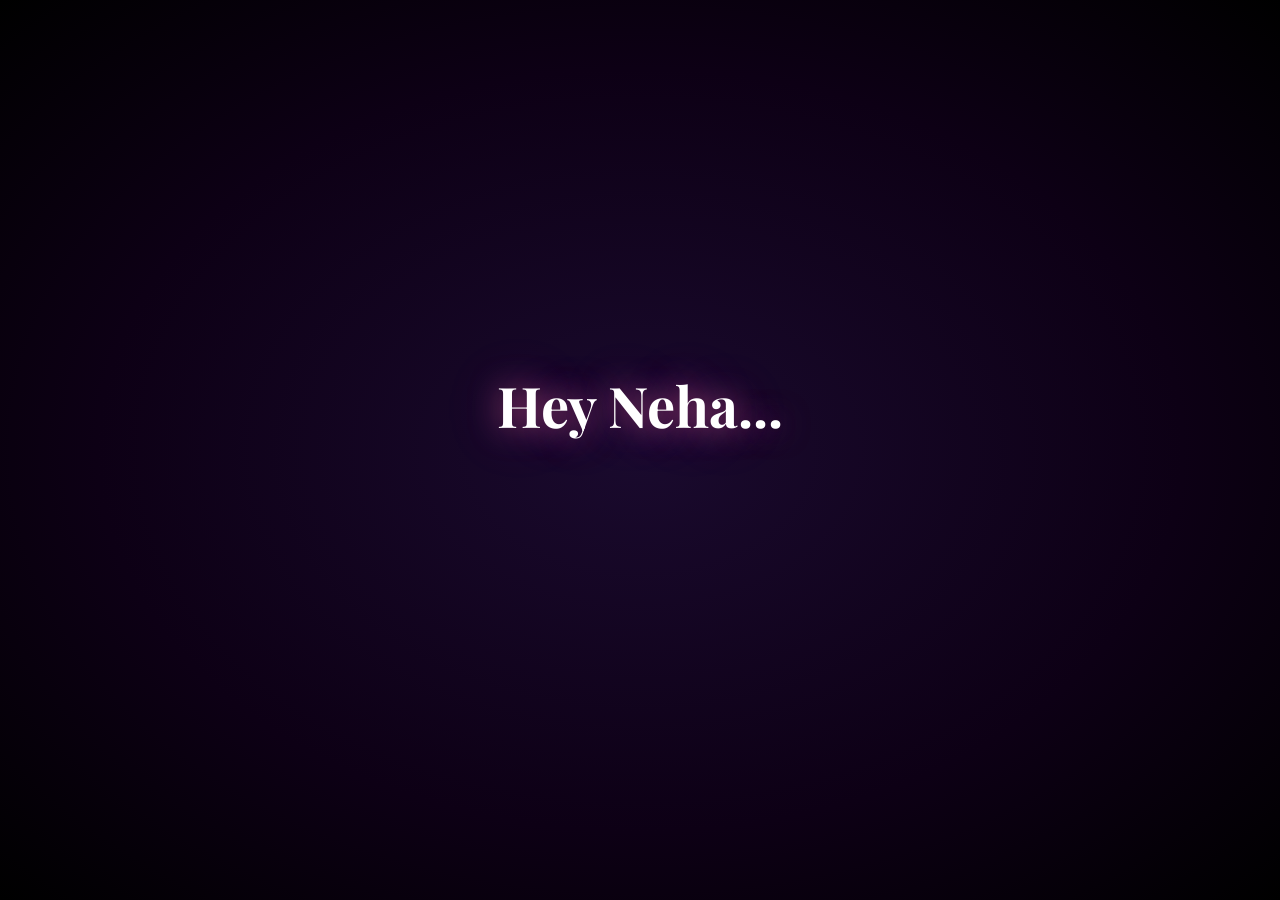
<file: index.html>
<!DOCTYPE html>
<html lang="en">
<head>
  <meta charset="UTF-8">
  <meta name="viewport" content="width=device-width, initial-scale=1.0">
  <title>Hey Neha... 💕</title>
  <link rel="stylesheet" href="css/style.css">
  <style>
    .dare-page {
      display: flex;
      flex-direction: column;
      align-items: center;
      justify-content: center;
      min-height: 100vh;
      padding: 2rem;
      position: relative;
      z-index: 1;
    }

    .dare-card {
      background: rgba(255, 255, 255, 0.1);
      backdrop-filter: blur(20px);
      -webkit-backdrop-filter: blur(20px);
      border-radius: 24px;
      border: 1px solid rgba(255, 255, 255, 0.2);
      padding: clamp(2rem, 5vw, 3rem);
      text-align: center;
      max-width: 500px;
      width: 90%;
      box-shadow: 0 8px 32px rgba(0, 0, 0, 0.15);
      animation: fadeInUp 0.8s ease-out;
    }

    .dare-emoji {
      font-size: clamp(3rem, 8vw, 5rem);
      margin-bottom: 1rem;
      animation: float 3s ease-in-out infinite;
    }

    @keyframes float {
      0%, 100% { transform: translateY(0); }
      50% { transform: translateY(-10px); }
    }

    .dare-title {
      font-family: 'Playfair Display', serif; font-weight: 700;
      font-size: clamp(1.8rem, 5vw, 3rem);
      text-shadow: 2px 2px 10px rgba(0, 0, 0, 0.3);
      margin-bottom: 0.5rem;
    }

    .dare-subtitle {
      font-family: 'Playfair Display', serif; font-style: italic;
      font-size: clamp(1.2rem, 3.5vw, 1.8rem);
      font-weight: 700;
      opacity: 0.9;
      margin-bottom: 2rem;
      text-shadow: 1px 1px 6px rgba(0, 0, 0, 0.2);
    }

    .dare-audio-section {
      margin: 1.5rem 0;
    }

    .dare-label {
      font-family: 'Playfair Display', serif; font-style: italic;
      font-size: clamp(1rem, 2.5vw, 1.3rem);
      font-weight: 700;
      margin-bottom: 1rem;
      opacity: 0.85;
    }

    .continue-btn {
      margin-top: 2rem;
      padding: 16px 50px;
      font-size: clamp(1rem, 3vw, 1.3rem);
      background: linear-gradient(135deg, #ff6b9d, #c44dff);
      color: #fff;
      border: none;
      border-radius: 50px;
      font-family: 'Montserrat', sans-serif;
      font-weight: 600;
      cursor: pointer;
      text-transform: uppercase;
      letter-spacing: 1px;
      transition: all 0.3s ease;
      box-shadow: 0 5px 25px rgba(255, 107, 157, 0.4), 0 0 40px rgba(196, 77, 255, 0.2);
      opacity: 0;
      transform: translateY(10px);
      pointer-events: none;
      transition: opacity 0.6s ease, transform 0.6s ease, box-shadow 0.3s ease;
    }

    .continue-btn.show {
      opacity: 1;
      transform: translateY(0);
      pointer-events: auto;
      animation: pulseGlow 2s ease-in-out infinite;
    }

    .continue-btn:hover {
      transform: scale(1.08);
      box-shadow: 0 8px 35px rgba(255, 107, 157, 0.6), 0 0 60px rgba(196, 77, 255, 0.4);
    }

    .listen-hint {
      font-family: 'Montserrat', sans-serif;
      font-size: 0.85rem;
      opacity: 0;
      margin-top: 1rem;
      transition: opacity 0.5s ease;
      font-weight: 300;
    }

    .listen-hint.show {
      opacity: 0.6;
    }
  </style>
</head>
<body class="bg-gradient">

  <!-- Cinematic entrance overlay -->
  <div class="cinematic-overlay" id="cinematic">
    <div class="cinematic-text" id="cin-text-1">Hey Neha...</div>
    <div class="cinematic-text" id="cin-text-2" style="margin-top: 1rem;">I have something for you...</div>
  </div>

  <!-- Star particle canvas -->
  <canvas id="particle-canvas"></canvas>

  <!-- Floating hearts background -->
  <div class="hearts-bg">
    <div class="heart">💗</div>
    <div class="heart">💕</div>
    <div class="heart">❤️</div>
    <div class="heart">💖</div>
    <div class="heart">💓</div>
    <div class="heart">💗</div>
    <div class="heart">💕</div>
    <div class="heart">❤️</div>
    <div class="heart">💖</div>
    <div class="heart">💓</div>
  </div>

  <!-- Main content -->
  <div class="dare-page">
    <div class="dare-card">
      <div class="dare-emoji">😏</div>
      <h1 class="dare-title">Hey Neha...</h1>
      <p class="dare-subtitle">Before we begin, listen to this first</p>

      <div class="dare-audio-section">
        <p class="dare-label">I dare you to say No after hearing this 😏🎵</p>
        <div class="audio-player">
          <button class="audio-btn" id="audio-btn">▶</button>
          <div class="audio-wave paused" id="audio-wave">
            <div class="bar"></div>
            <div class="bar"></div>
            <div class="bar"></div>
            <div class="bar"></div>
            <div class="bar"></div>
            <div class="bar"></div>
            <div class="bar"></div>
            <div class="bar"></div>
          </div>
          <span class="audio-label">Press play 🎵</span>
        </div>
      </div>

      <p class="listen-hint" id="listen-hint">Listen first... then continue 💕</p>

      <button class="continue-btn" id="continue-btn" onclick="window.location.href='proposal.html'">
        Continue 💕
      </button>
    </div>
  </div>

  <!-- Hidden audio element -->
  <audio id="bg-audio" preload="auto">
    <source src="audio/message.opus" type="audio/ogg; codecs=opus">
  </audio>

  <script src="js/particles.js"></script>
  <script>
    // Cinematic entrance sequence
    (function () {
      var cin = document.getElementById('cinematic');
      var text1 = document.getElementById('cin-text-1');
      var text2 = document.getElementById('cin-text-2');

      setTimeout(function () { text1.classList.add('visible'); }, 500);
      setTimeout(function () { text2.classList.add('visible'); }, 2500);
      setTimeout(function () {
        text1.classList.add('fade-out');
        text2.classList.add('fade-out');
      }, 4500);
      setTimeout(function () { cin.classList.add('hidden'); }, 5200);
    })();

    // Audio player logic
    (function () {
      var audioBtn = document.getElementById('audio-btn');
      var audioWave = document.getElementById('audio-wave');
      var audioElement = document.getElementById('bg-audio');
      var continueBtn = document.getElementById('continue-btn');
      var listenHint = document.getElementById('listen-hint');
      var isPlaying = false;
      var hasPlayed = false;

      if (!audioBtn || !audioElement) return;

      // Auto-play: try immediately, fallback to first touch/click anywhere
      function startPlaying() {
        if (hasPlayed) return;
        audioElement.play().then(function () {
          isPlaying = true;
          hasPlayed = true;
          audioBtn.textContent = '⏸';
          audioWave.classList.remove('paused');
          setTimeout(function () {
            continueBtn.classList.add('show');
            listenHint.classList.add('show');
          }, 3000);
          document.removeEventListener('click', startPlaying, true);
          document.removeEventListener('touchstart', startPlaying, true);
        }).catch(function () {});
      }

      startPlaying();
      document.addEventListener('click', startPlaying, true);
      document.addEventListener('touchstart', startPlaying, true);

      audioBtn.addEventListener('click', function () {
        if (isPlaying) {
          audioElement.pause();
          audioBtn.textContent = '▶';
          audioWave.classList.add('paused');
        } else {
          audioElement.play().catch(function () {});
          audioBtn.textContent = '⏸';
          audioWave.classList.remove('paused');

          if (!hasPlayed) {
            hasPlayed = true;
            setTimeout(function () {
              continueBtn.classList.add('show');
              listenHint.classList.add('show');
            }, 3000);
          }
        }
        isPlaying = !isPlaying;
      });

      audioElement.addEventListener('ended', function () {
        isPlaying = false;
        audioBtn.textContent = '▶';
        audioWave.classList.add('paused');
        // Definitely show continue button when audio ends
        continueBtn.classList.add('show');
        listenHint.classList.add('show');
      });
    })();
  </script>
</body>
</html>
</file>
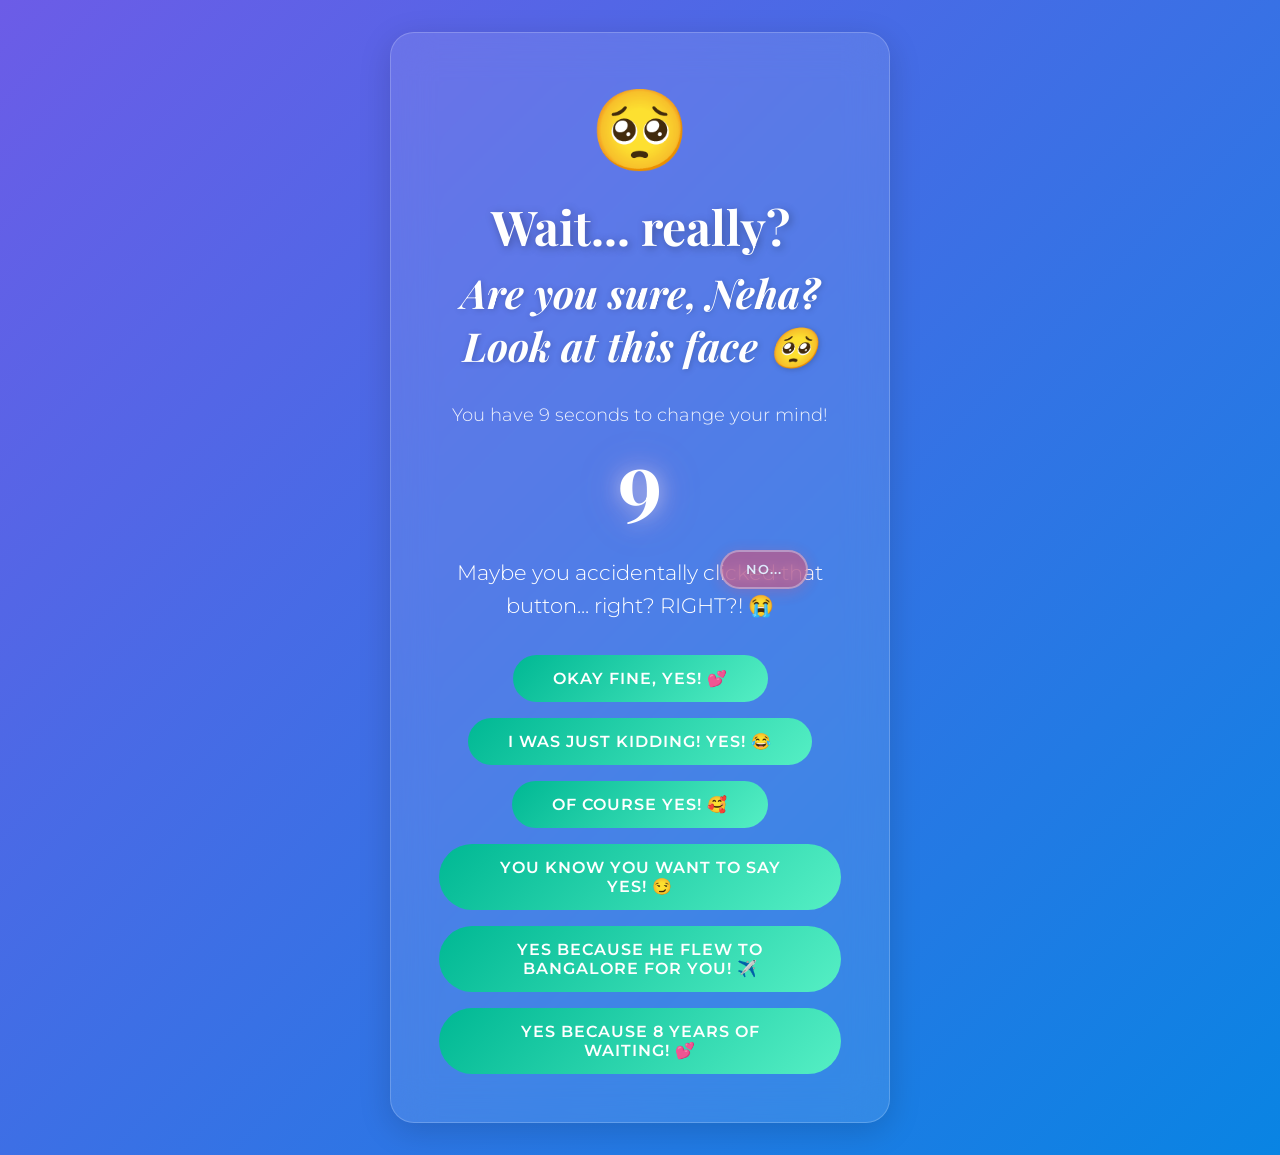
<file: areyousure.html>
<!DOCTYPE html>
<html lang="en">
<head>
  <meta charset="UTF-8">
  <meta name="viewport" content="width=device-width, initial-scale=1.0">
  <title>Wait... really? 🥺</title>
  <link rel="stylesheet" href="css/style.css">
  <style>
    .tiny-no {
      padding: 10px 24px !important;
      font-size: 0.8rem !important;
      opacity: 0.8;
    }
  </style>
</head>
<body class="bg-gradient-alt">

  <!-- Floating hearts background -->
  <div class="hearts-bg">
    <div class="heart">💔</div>
    <div class="heart">🥺</div>
    <div class="heart">💗</div>
    <div class="heart">😢</div>
    <div class="heart">💕</div>
    <div class="heart">🥺</div>
    <div class="heart">💔</div>
    <div class="heart">💗</div>
    <div class="heart">😢</div>
    <div class="heart">💕</div>
  </div>

  <!-- Main content -->
  <div class="page-container page-enter">
    <div class="glass-card">
      <div class="sad-emoji">🥺</div>
      <h1 class="heading-romantic" style="font-size: clamp(1.8rem, 5vw, 3rem); margin-top: 1rem;">
        Wait... really?
      </h1>
      <p class="subheading">Are you sure, Neha? Look at this face 🥺</p>

      <!-- Countdown timer -->
      <div class="countdown-container" id="countdown-container">
        <p class="countdown-text">You have <span id="countdown-label">10 seconds</span> to change your mind!</p>
        <div class="countdown-number" id="countdown-number">10</div>
      </div>

      <p class="body-text" id="plea-text">
        Maybe you accidentally clicked that button... right? RIGHT?! 😭
      </p>

      <!-- Decoy button area -->
      <div class="decoy-container" id="decoy-area">
        <button class="decoy-btn" onclick="window.location.href='celebration.html'">Okay fine, YES! 💕</button>
        <button class="decoy-btn" onclick="window.location.href='celebration.html'">I was just kidding! YES! 😂</button>
        <button class="decoy-btn" onclick="window.location.href='celebration.html'">OF COURSE YES! 🥰</button>
        <button class="decoy-btn" onclick="window.location.href='celebration.html'">You know you want to say YES! 😏</button>
        <button class="decoy-btn" onclick="window.location.href='celebration.html'">YES because he flew to Bangalore for you! ✈️</button>
        <button class="decoy-btn" onclick="window.location.href='celebration.html'">YES because 8 years of waiting! 💕</button>
      </div>
    </div>
  </div>

  <!-- Tiny, super evasive No button -->
  <button class="btn btn-no tiny-no" id="no-btn">no...</button>

  <script src="js/dodge.js"></script>
  <script>
    // Countdown timer
    (function () {
      var countdownEl = document.getElementById('countdown-number');
      var countdownLabel = document.getElementById('countdown-label');
      var decoyArea = document.getElementById('decoy-area');
      var timeLeft = 10;

      var timer = setInterval(function () {
        timeLeft--;
        if (timeLeft >= 0) {
          countdownEl.textContent = timeLeft;
          countdownLabel.textContent = timeLeft + ' second' + (timeLeft !== 1 ? 's' : '');
        }

        if (timeLeft <= 0) {
          clearInterval(timer);
          countdownEl.textContent = '💕';
          countdownLabel.textContent = '0 seconds';

          // Time's up! Add a flood of YES buttons
          var bonusTexts = [
            "TIME'S UP! Say YES! 🎉",
            "Too late to say No! 😂",
            "YES is the only answer! 💕",
            "Your heart says YES! 🥰",
            "He made a whole website for you! YES! 🫠",
            "He waited 8 YEARS! YES! ⏳",
            "Remember CP? That kiss? YES! 💋",
            "Japan trip is waiting! YES! 🇯🇵",
            "He flew to Bangalore just to see you! YES! ✈️",
            "Your future wifey title is waiting! YES! 💍",
            "Even this button knows you want to say YES! 😂",
            "Last chance... YES! 🥺💕"
          ];
          bonusTexts.forEach(function (text, i) {
            setTimeout(function () {
              var btn = document.createElement('button');
              btn.className = 'decoy-btn';
              btn.textContent = text;
              btn.style.animation = 'bounceIn 0.5s ease-out';
              btn.onclick = function () { window.location.href = 'celebration.html'; };
              decoyArea.appendChild(btn);
            }, i * 200);
          });

          // Hide the NO button
          var noBtn = document.getElementById('no-btn');
          if (noBtn) noBtn.style.display = 'none';

          // Update countdown text
          document.querySelector('.countdown-text').textContent = "Time's up! There's only one answer now! 💕";
        }
      }, 1000);
    })();

    // Even more aggressive dodging for this page
    var noBtn = document.getElementById('no-btn');
    var pleaText = document.getElementById('plea-text');
    var decoyArea = document.getElementById('decoy-area');
    var extraDodges = 0;

    var pleaTexts = [
      "Maybe you accidentally clicked that button... right? RIGHT?! 😭",
      "Okay that's TWO times now... are you just testing the button? 🤔",
      "NEHA PLEASE 😭😭😭 Just click one of the green buttons!",
      "I literally made this entire website for you... 🥺💕",
      "The No button is getting smaller... just like my hopes 😂😭",
      "Fine, I'll add MORE Yes buttons! You can't escape love! 💕"
    ];

    // Override dodge behavior for harder mode
    noBtn.addEventListener('mouseenter', function () {
      extraDodges++;

      // Update plea text
      if (extraDodges < pleaTexts.length) {
        pleaText.textContent = pleaTexts[extraDodges];
      }

      // Shrink even more
      var size = Math.max(4, 14 - extraDodges * 2);
      noBtn.style.fontSize = size + 'px';
      noBtn.style.padding = Math.max(2, 6 - extraDodges) + 'px ' + Math.max(4, 14 - extraDodges * 2) + 'px';
      noBtn.style.opacity = Math.max(0.1, 0.4 - extraDodges * 0.05);

      // Grow existing YES buttons
      var decoyBtns = decoyArea.querySelectorAll('.decoy-btn');
      var growScale = 1 + extraDodges * 0.06;
      decoyBtns.forEach(function (btn) {
        btn.style.transform = 'scale(' + Math.min(growScale, 1.5) + ')';
      });

      // Add more Yes decoy buttons
      if (extraDodges % 2 === 0) {
        var newBtn = document.createElement('button');
        newBtn.className = 'decoy-btn';
        var texts = ["YES YES YES! 💕", "Definitely YES! 🥰", "Say YES already! 😂", "100% YES! 💖", "YESSS! 🎉"];
        newBtn.textContent = texts[Math.floor(Math.random() * texts.length)];
        newBtn.onclick = function () { window.location.href = 'celebration.html'; };
        decoyArea.appendChild(newBtn);
      }

      // After many dodges, the No button disappears entirely
      if (extraDodges >= 10) {
        noBtn.style.display = 'none';
        pleaText.textContent = "The 'No' button has left the chat. There's only one option now! 😂💕";
      }
    });

    // If somehow clicked again, just reload with funnier text
    noBtn.addEventListener('click', function (e) {
      e.preventDefault();
      e.stopPropagation();
      window.location.reload();
    });
  </script>
</body>
</html>
</file>
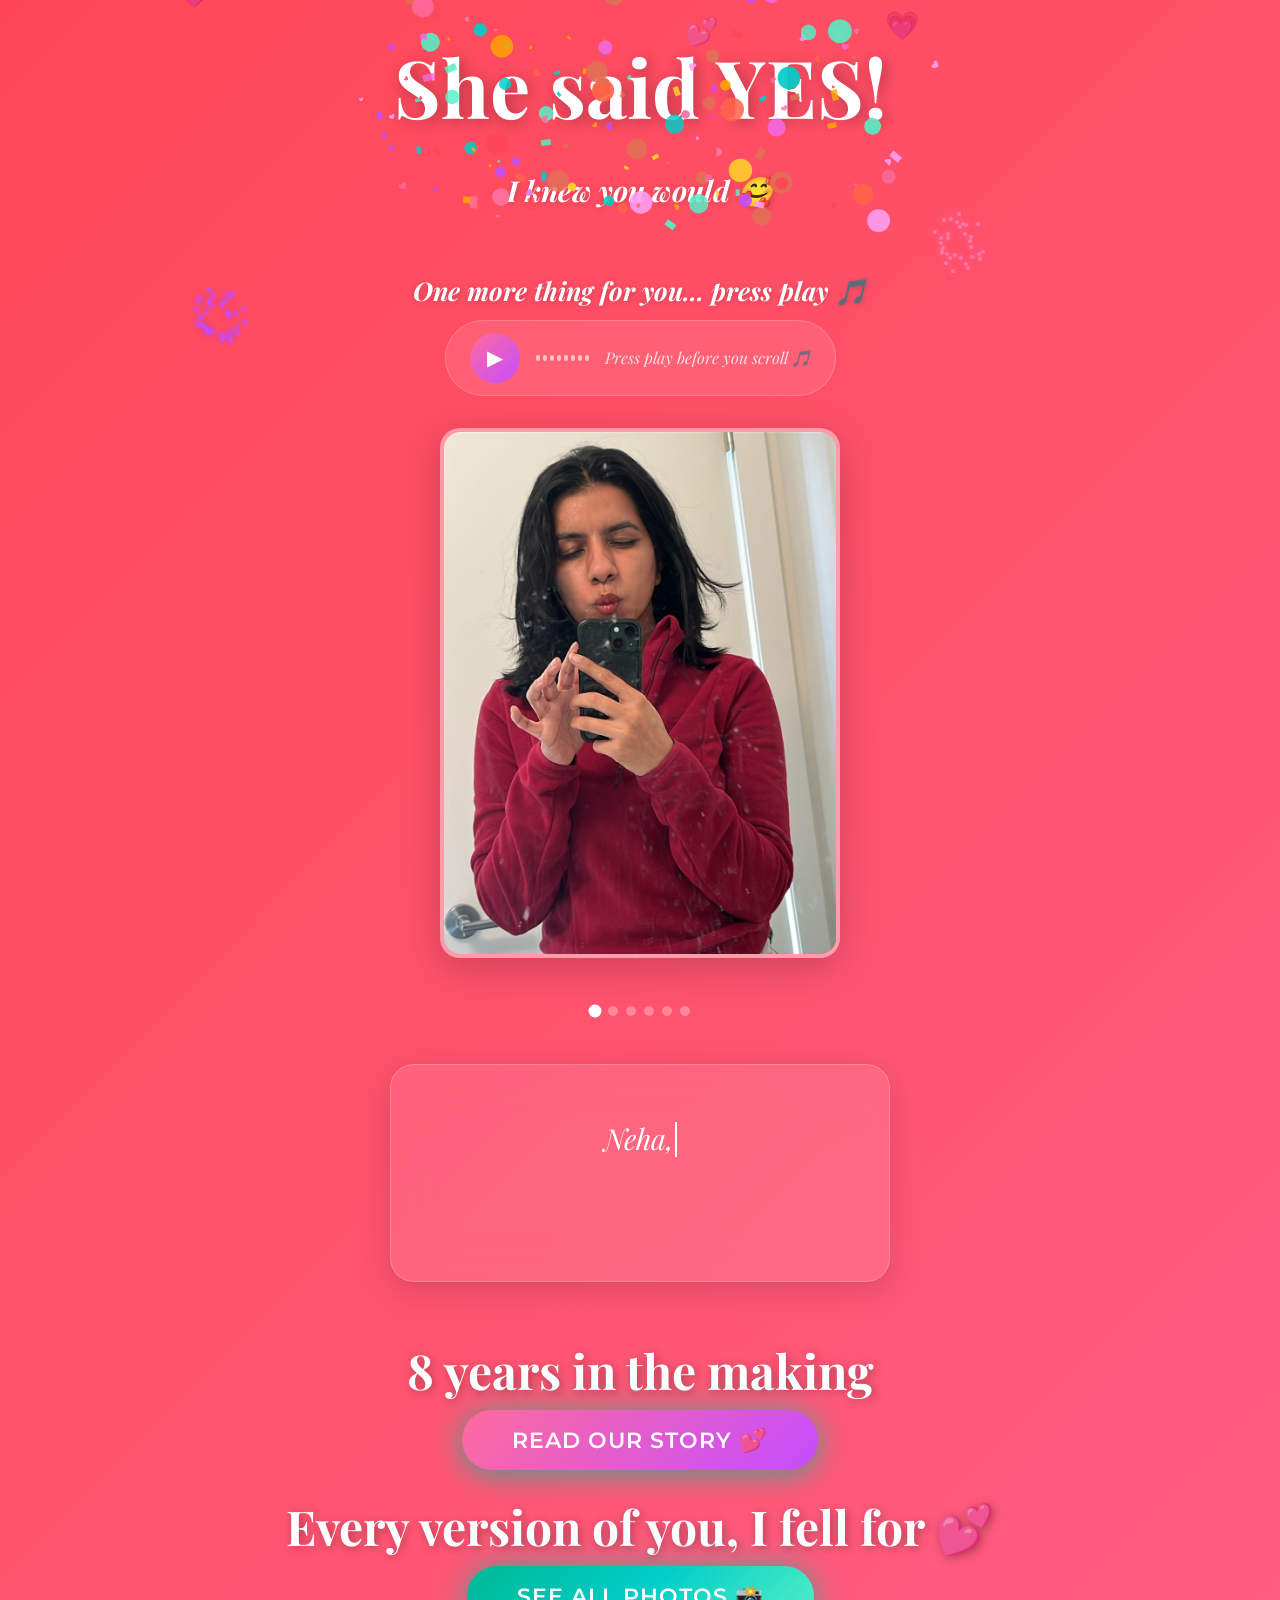
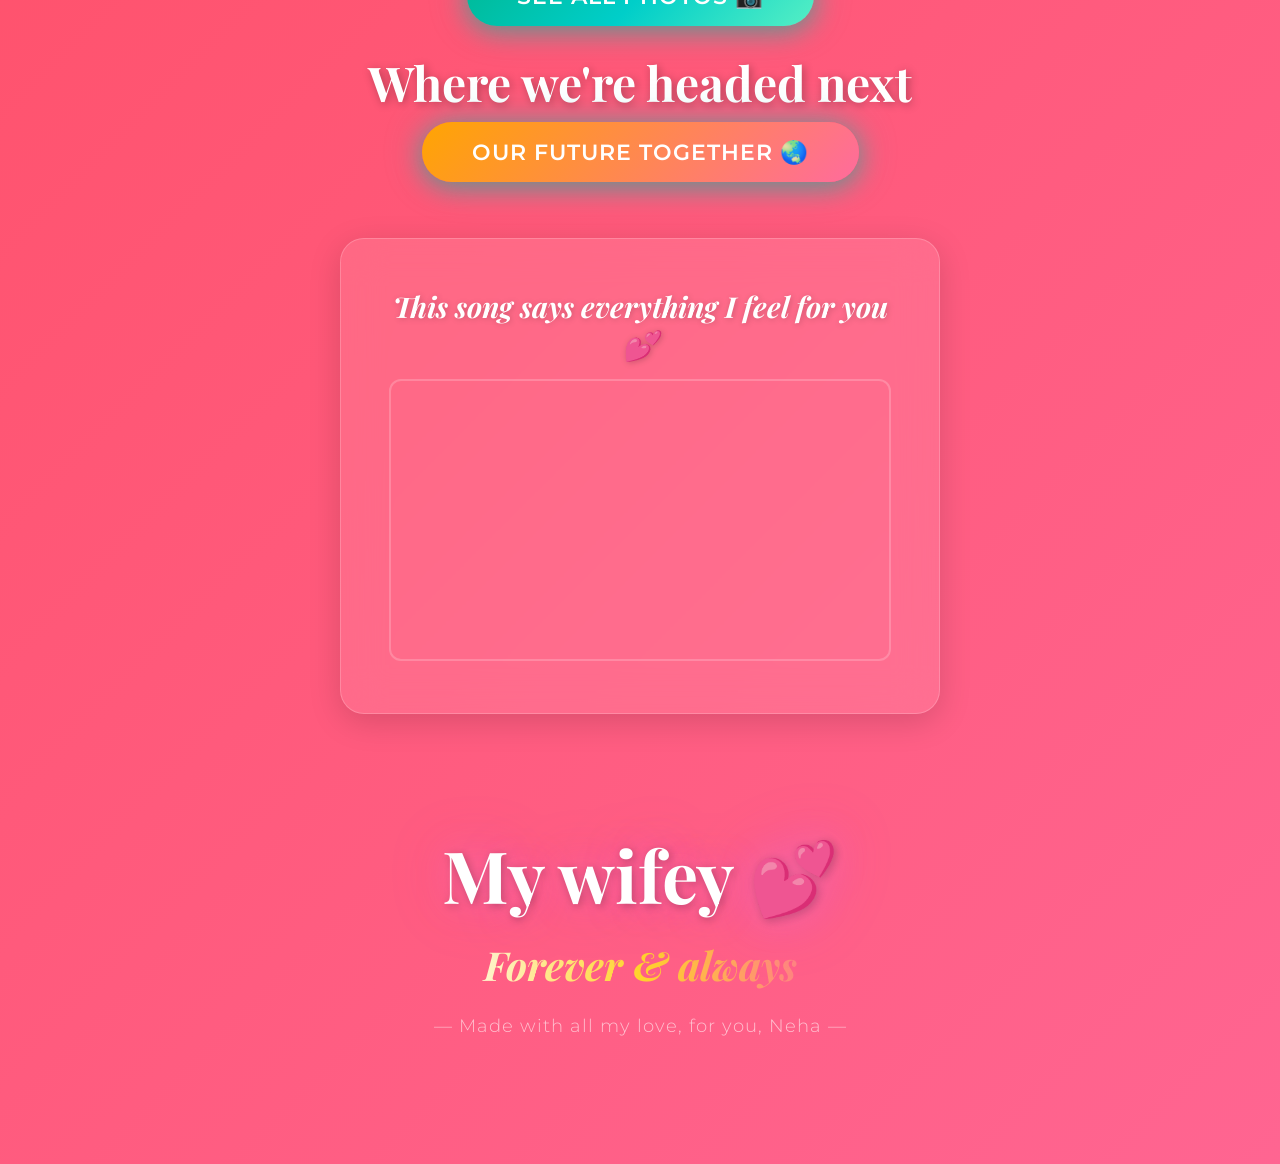
<file: celebration.html>
<!DOCTYPE html>
<html lang="en">
<head>
  <meta charset="UTF-8">
  <meta name="viewport" content="width=device-width, initial-scale=1.0">
  <title>She said YES! 🎉💕</title>
  <link rel="stylesheet" href="css/style.css">
  <style>
    .celebrate-entrance {
      position: fixed;
      top: 0; left: 0;
      width: 100%; height: 100%;
      background: #fff;
      display: flex;
      align-items: center;
      justify-content: center;
      z-index: 1000;
      animation: flashFade 1.5s ease forwards;
    }
    @keyframes flashFade {
      0% { opacity: 1; background: #fff; }
      30% { opacity: 1; background: #ff6b9d; }
      100% { opacity: 0; visibility: hidden; pointer-events: none; }
    }
    .big-heart-burst {
      font-size: 8rem;
      animation: heartBurst 1s ease-out forwards;
    }
    @keyframes heartBurst {
      0% { transform: scale(0.3); opacity: 0; }
      50% { transform: scale(1.5); opacity: 1; }
      100% { transform: scale(20); opacity: 0; }
    }
  </style>
</head>
<body class="bg-celebration">

  <!-- Flash entrance -->
  <div class="celebrate-entrance">
    <div class="big-heart-burst">💖</div>
  </div>

  <!-- Confetti canvas -->
  <canvas id="confetti-canvas"></canvas>

  <!-- Floating hearts background -->
  <div class="hearts-bg">
    <div class="heart">💖</div>
    <div class="heart">🎉</div>
    <div class="heart">💕</div>
    <div class="heart">🥰</div>
    <div class="heart">💗</div>
    <div class="heart">✨</div>
    <div class="heart">💕</div>
    <div class="heart">🎊</div>
    <div class="heart">💖</div>
    <div class="heart">🥰</div>
  </div>

  <!-- Celebration content -->
  <div class="celebration-content">

    <!-- Main heading -->
    <h1 class="celebration-heading">She said YES!</h1>
    <p class="subheading" style="font-size: clamp(1.2rem, 3vw, 1.8rem);">
      I knew you would 🥰
    </p>

    <!-- Audio section — near the top -->
    <div class="audio-section reveal">
      <p class="audio-section-label">One more thing for you... press play 🎵</p>
      <div class="audio-player">
        <button class="audio-btn" id="audio-btn">▶</button>
        <div class="audio-wave paused" id="audio-wave">
          <div class="bar"></div>
          <div class="bar"></div>
          <div class="bar"></div>
          <div class="bar"></div>
          <div class="bar"></div>
          <div class="bar"></div>
          <div class="bar"></div>
          <div class="bar"></div>
        </div>
        <span class="audio-label">Press play before you scroll 🎵</span>
      </div>
    </div>

    <!-- Hidden audio element -->
    <audio id="bg-audio" preload="auto">
      <source src="audio/celebration.opus" type="audio/ogg; codecs=opus">
    </audio>

    <!-- Photo slideshow -->
    <div class="slideshow-container reveal">
      <div class="slide active">
        <img src="images/photo1.jpg" alt="Neha" style="width:100%; height:100%; object-fit:cover; border-radius:inherit;">
      </div>
      <div class="slide">
        <img src="images/photo2.jpg" alt="Mountain view" style="width:100%; height:100%; object-fit:cover; border-radius:inherit;">
      </div>
      <div class="slide">
        <img src="images/photo3.jpg" alt="Christmas tree" style="width:100%; height:100%; object-fit:cover; border-radius:inherit;">
      </div>
      <div class="slide">
        <img src="images/photo4.jpg" alt="Snow day" style="width:100%; height:100%; object-fit:cover; border-radius:inherit;">
      </div>
      <div class="slide">
        <img src="images/photo5.jpg" alt="Beautiful you" style="width:100%; height:100%; object-fit:cover; border-radius:inherit;">
      </div>
      <div class="slide">
        <img src="images/photo6.jpg" alt="Coffee time" style="width:100%; height:100%; object-fit:cover; border-radius:inherit;">
      </div>
    </div>

    <!-- Slideshow dots -->
    <div class="slideshow-dots">
      <div class="dot active" data-slide="0"></div>
      <div class="dot" data-slide="1"></div>
      <div class="dot" data-slide="2"></div>
      <div class="dot" data-slide="3"></div>
      <div class="dot" data-slide="4"></div>
      <div class="dot" data-slide="5"></div>
    </div>

    <!-- Love message with typewriter -->
    <div class="glass-card reveal" style="margin-top: 1rem;">
      <div class="love-message" id="love-message"
           data-message="Neha, from the very first moment I met you, I knew you were special. Every day with you feels like a beautiful adventure. Your smile lights up my entire world, and your laugh is my favorite sound. I can't imagine my life without you in it. So here I am, asking you to be mine... forever. I love you, Neha. 💕">
      </div>
    </div>

    <!-- Link buttons to separate pages -->
    <div class="reveal" style="text-align: center; margin: 1.5rem 0; display: flex; flex-direction: column; align-items: center; gap: 1.5rem;">
      <div>
        <p class="gallery-title" style="margin-bottom: 0.5rem;">8 years in the making</p>
        <a href="ourstory.html" class="btn btn-yes" style="display: inline-block; text-decoration: none; padding: 16px 50px; background: linear-gradient(135deg, #ff6b9d, #c44dff);">Read Our Story 💕</a>
      </div>
      <div>
        <p class="gallery-title" style="margin-bottom: 0.5rem;">Every version of you, I fell for 💕</p>
        <a href="gallery.html" class="btn btn-yes" style="display: inline-block; text-decoration: none; padding: 16px 50px;">See All Photos 📸</a>
      </div>
      <div>
        <p class="gallery-title" style="margin-bottom: 0.5rem;">Where we're headed next</p>
        <a href="ourfuture.html" class="btn btn-yes" style="display: inline-block; text-decoration: none; padding: 16px 50px; background: linear-gradient(135deg, #ffa502, #ff6b9d);">Our Future Together 🌏</a>
      </div>
    </div>

    <!-- Song section -->
    <div class="song-section reveal">
      <div class="glass-card">
        <p class="song-label">This song says everything I feel for you 💕</p>
        <iframe class="youtube-embed" src="https://www.youtube.com/embed/LV_wiOhO40Q" title="Our Song" frameborder="0" allow="accelerometer; autoplay; clipboard-write; encrypted-media; gyroscope; picture-in-picture" allowfullscreen></iframe>
      </div>
    </div>

    <!-- Final dramatic message -->
    <div class="final-section reveal">
      <p class="final-wifey">My wifey 💕</p>
      <p class="final-forever">Forever & always</p>
      <p class="final-credit">— Made with all my love, for you, Neha —</p>
    </div>

  </div>

  <script src="js/confetti.js"></script>
  <script src="js/celebration.js"></script>
  <script src="js/gallery.js"></script>
</body>
</html>
</file>
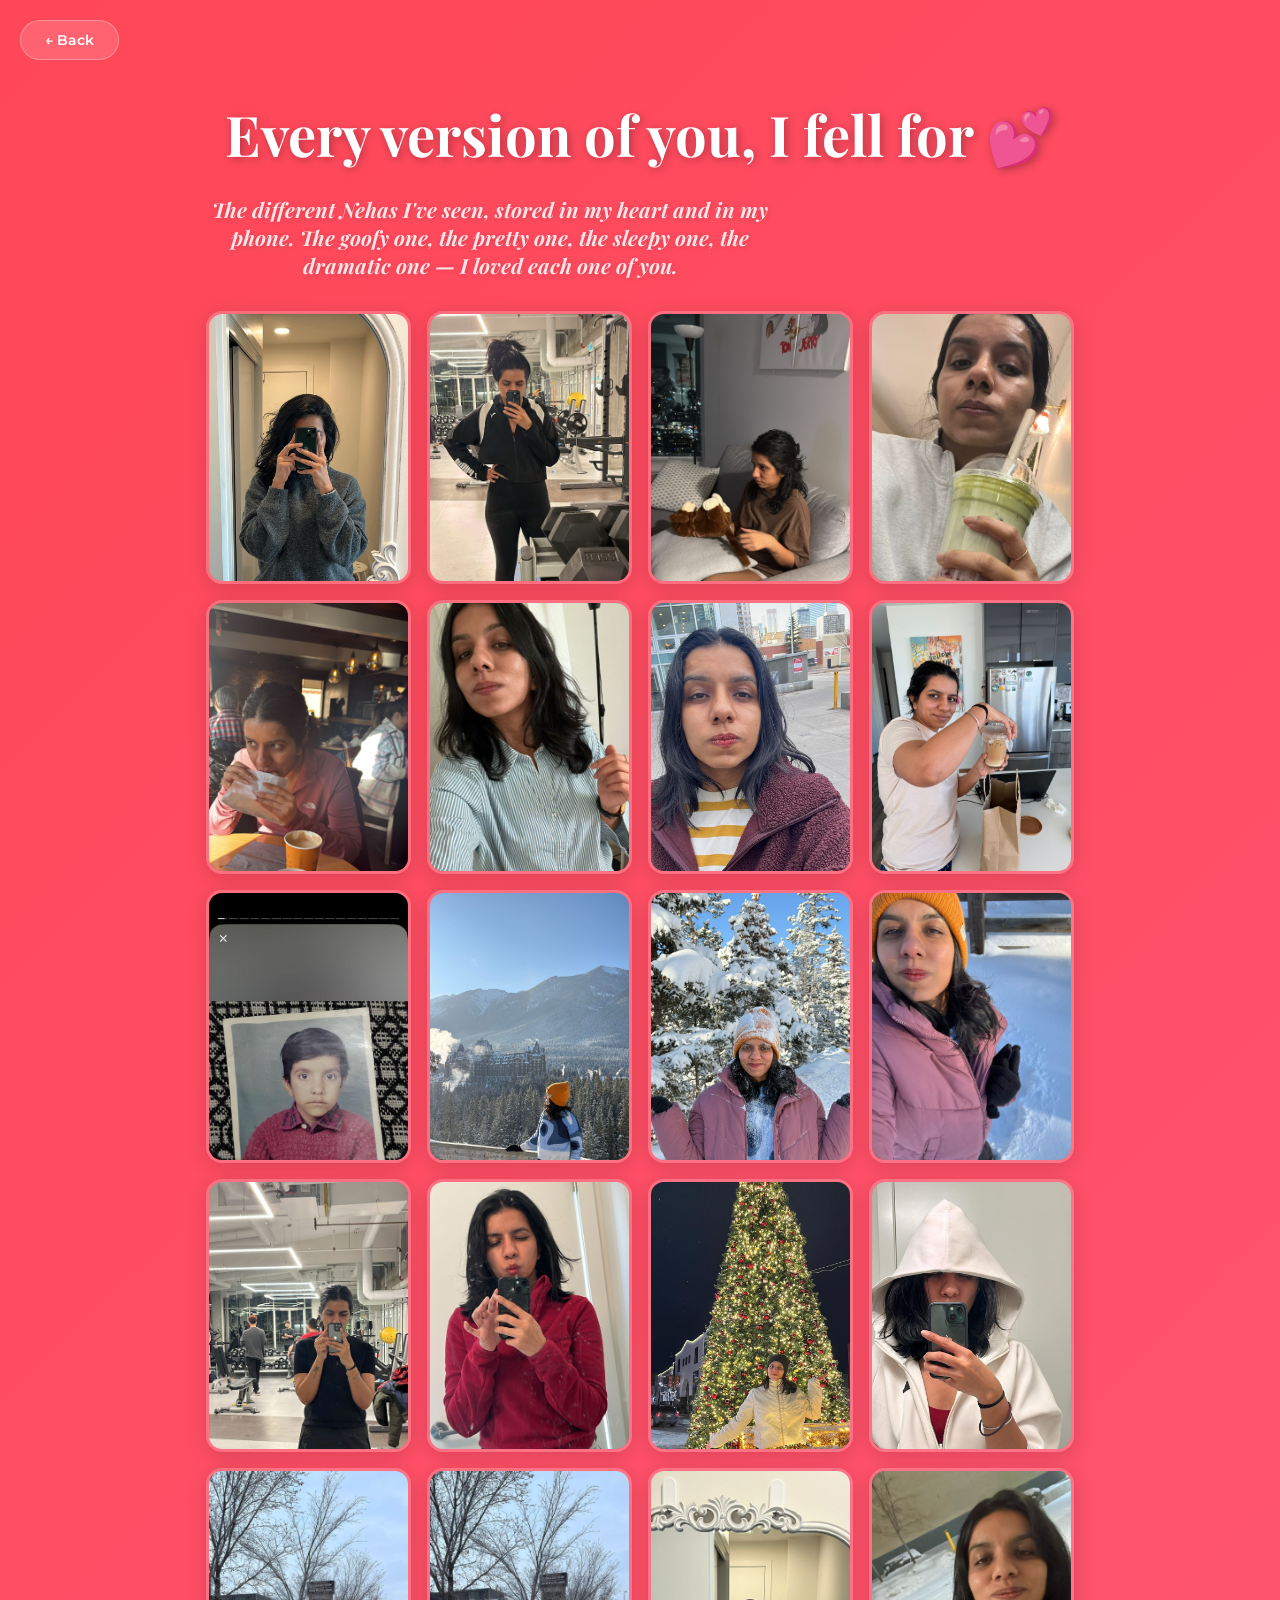
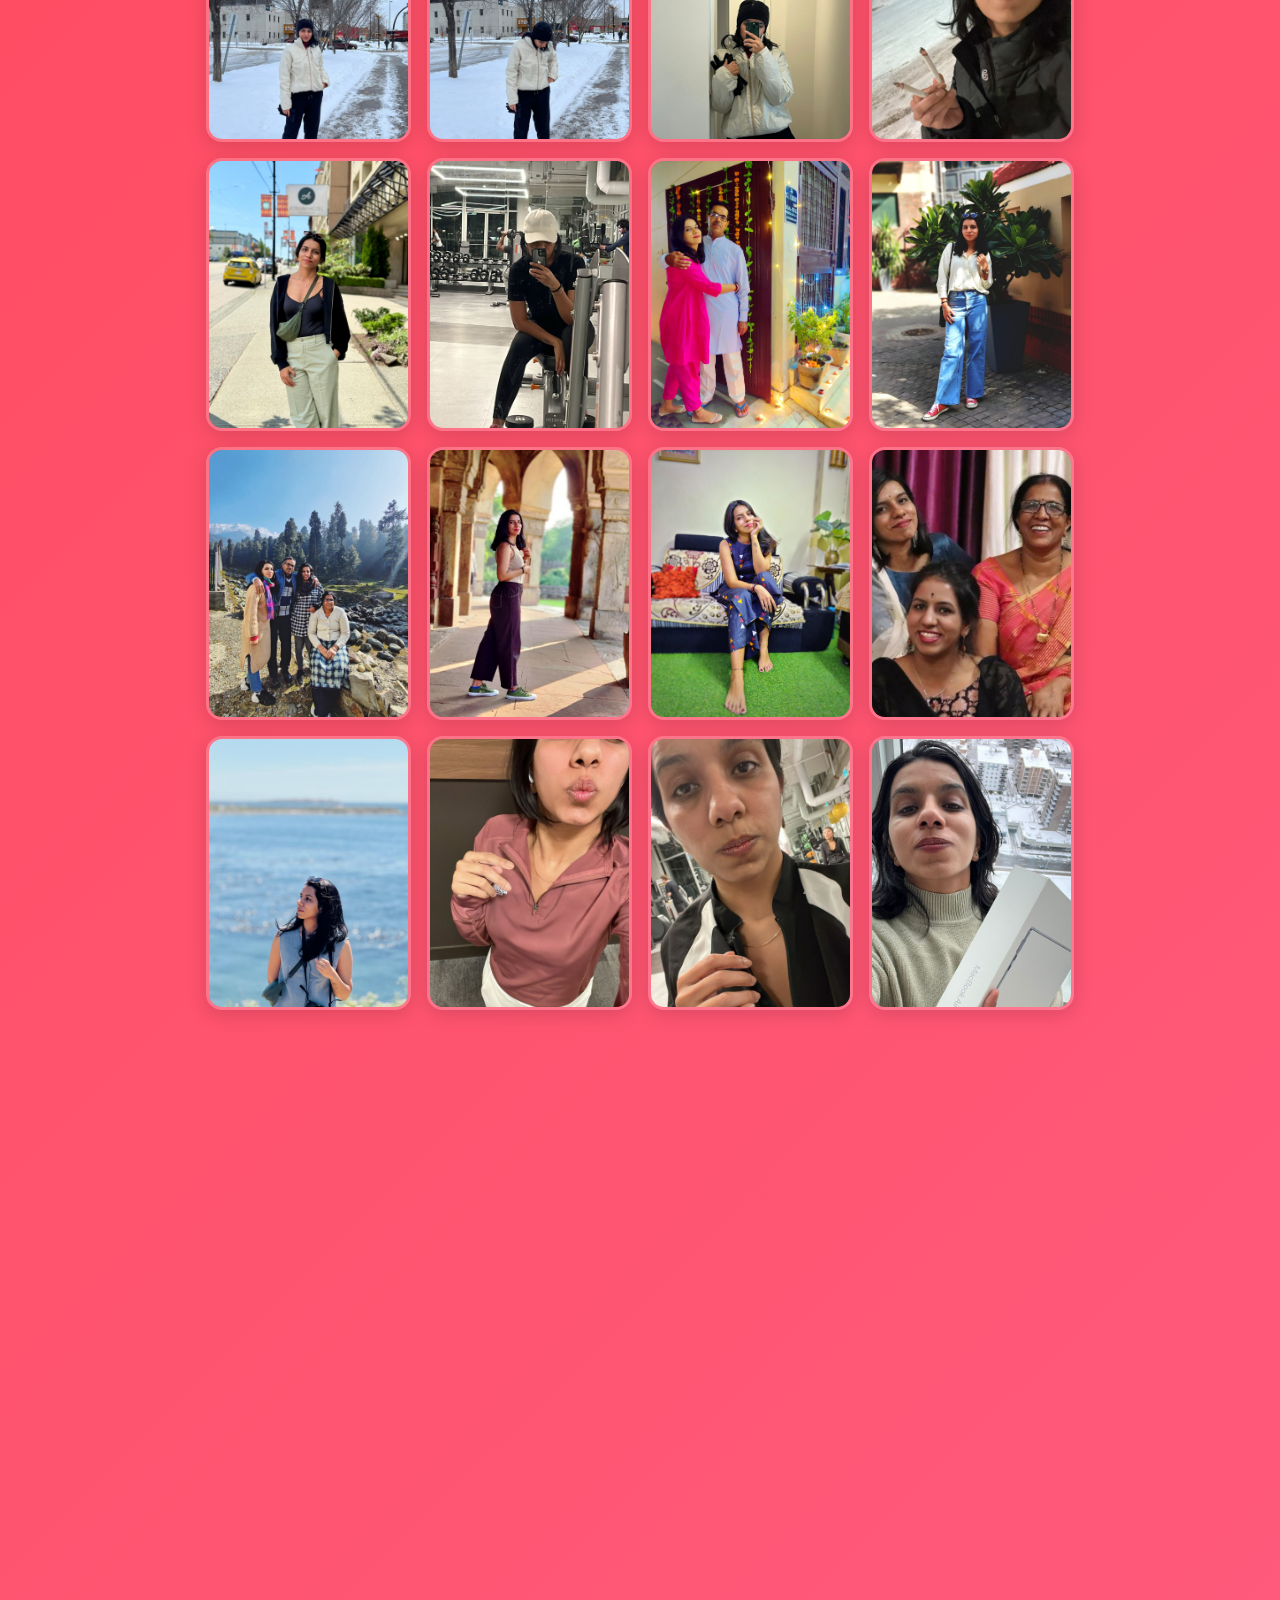
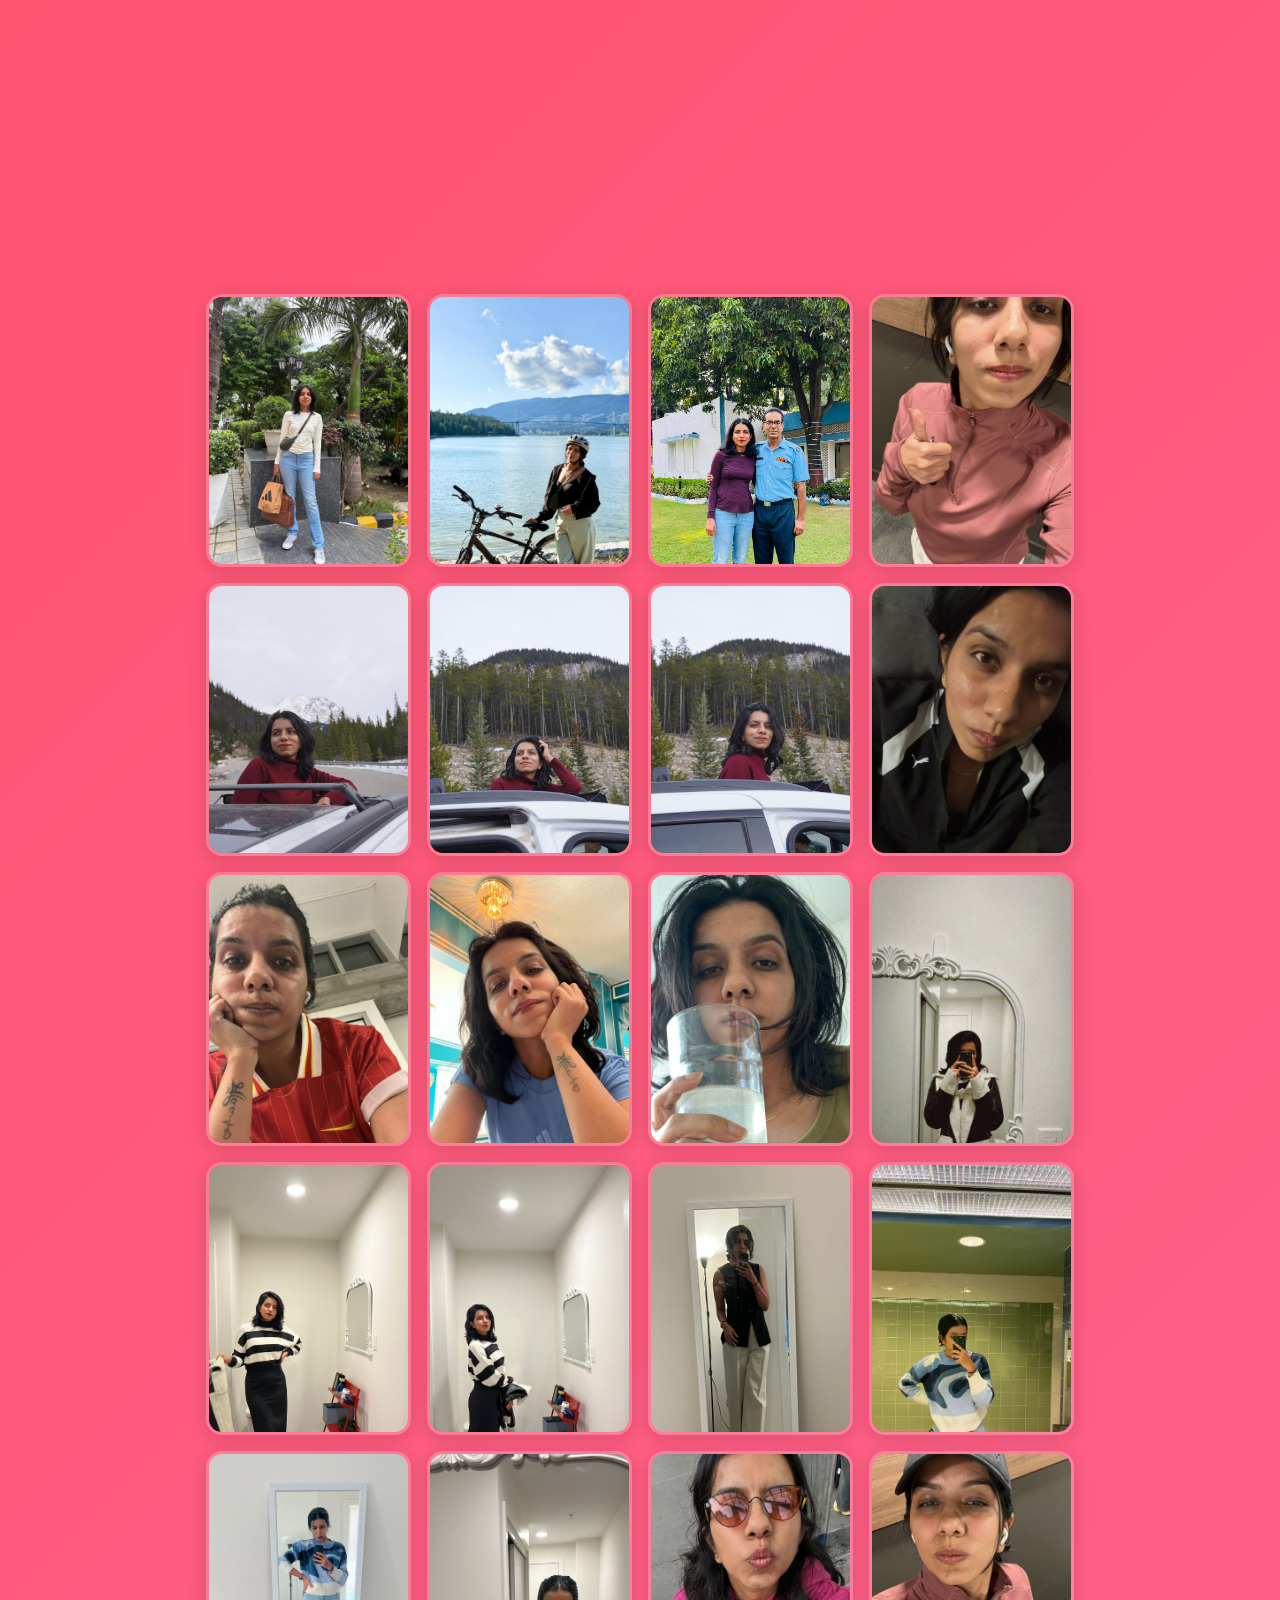
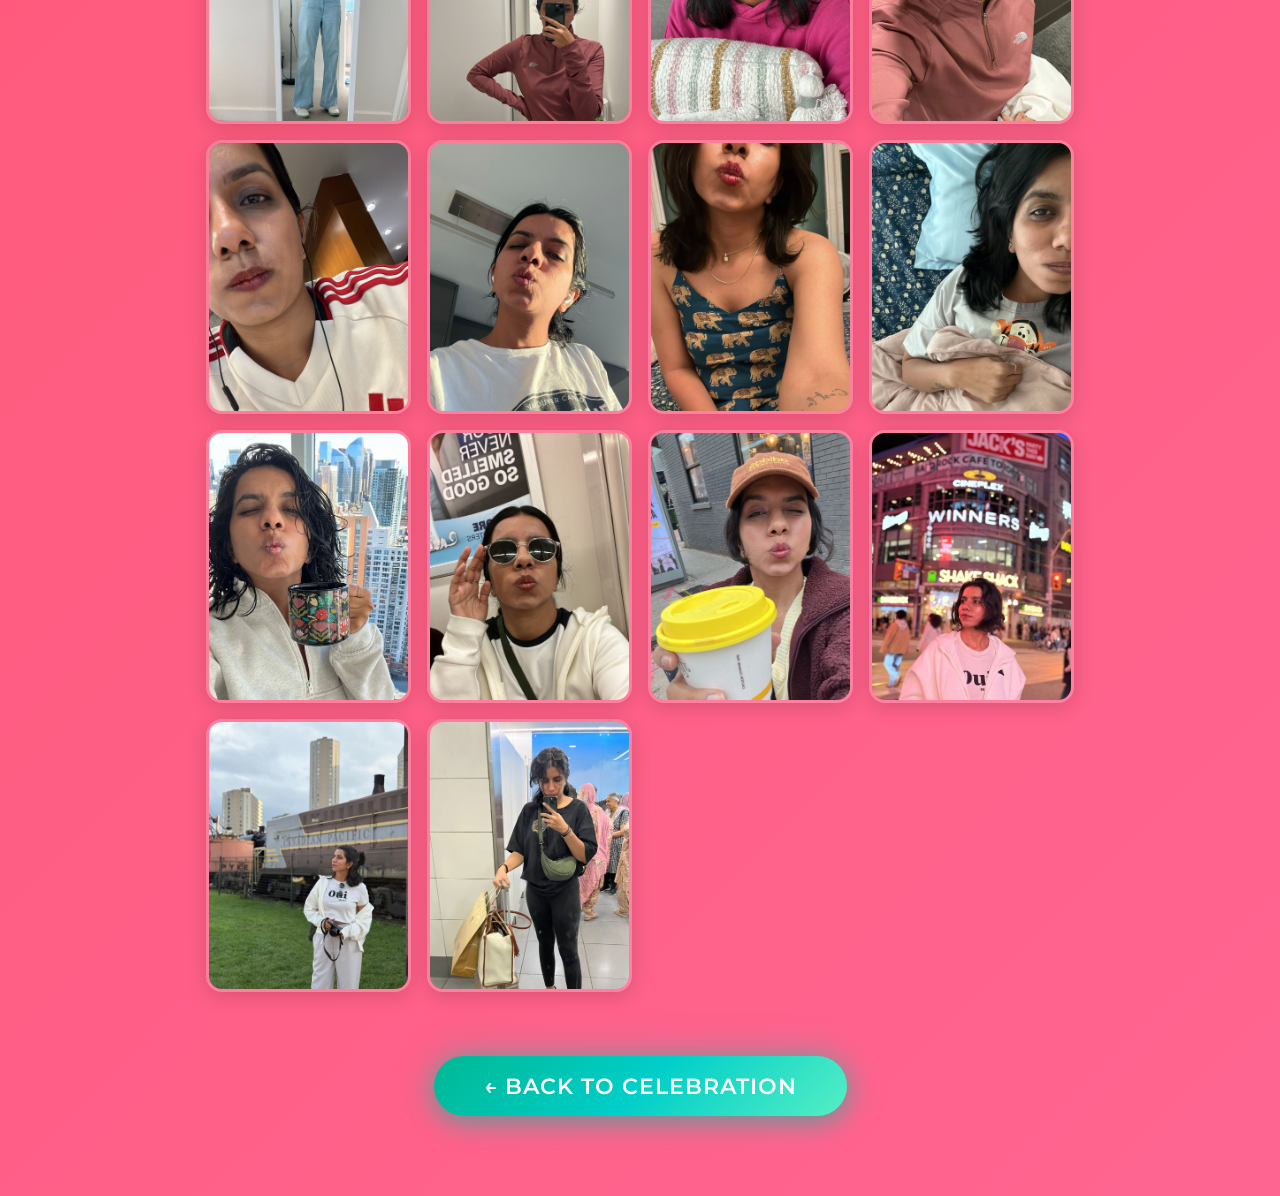
<file: gallery.html>
<!DOCTYPE html>
<html lang="en">
<head>
  <meta charset="UTF-8">
  <meta name="viewport" content="width=device-width, initial-scale=1.0">
  <title>Every version of you 💕</title>
  <link rel="stylesheet" href="css/style.css">
  <style>
    .back-btn {
      position: fixed;
      top: 20px;
      left: 20px;
      z-index: 100;
      padding: 10px 24px;
      background: rgba(255, 255, 255, 0.15);
      backdrop-filter: blur(10px);
      border: 1px solid rgba(255, 255, 255, 0.3);
      border-radius: 50px;
      color: #fff;
      font-family: 'Montserrat', sans-serif;
      font-size: 0.9rem;
      font-weight: 600;
      cursor: pointer;
      text-decoration: none;
      transition: all 0.3s ease;
    }

    .back-btn:hover {
      background: rgba(255, 255, 255, 0.25);
      transform: scale(1.05);
    }

    .gallery-page-content {
      position: relative;
      z-index: 5;
      display: flex;
      flex-direction: column;
      align-items: center;
      padding: 4rem 1rem 2rem;
      min-height: 100vh;
    }
  </style>
</head>
<body class="bg-celebration">

  <!-- Back button -->
  <a href="celebration.html" class="back-btn">← Back</a>

  <!-- Floating hearts background -->
  <div class="hearts-bg">
    <div class="heart">💖</div>
    <div class="heart">💕</div>
    <div class="heart">🥰</div>
    <div class="heart">💗</div>
    <div class="heart">✨</div>
    <div class="heart">💕</div>
    <div class="heart">💖</div>
    <div class="heart">🥰</div>
    <div class="heart">💗</div>
    <div class="heart">✨</div>
  </div>

  <div class="gallery-page-content">

    <div class="gallery-section">
      <h1 class="gallery-title" style="font-size: clamp(2rem, 6vw, 3.5rem);">Every version of you, I fell for 💕</h1>
      <p class="subheading" style="font-size: clamp(1rem, 2.5vw, 1.3rem); margin-top: -0.5rem; margin-bottom: 2rem; opacity: 0.85; max-width: 600px; text-align: center;">The different Nehas I've seen, stored in my heart and in my phone. The goofy one, the pretty one, the sleepy one, the dramatic one — I loved each one of you.</p>

      <div class="photo-gallery">
        <div class="gallery-item"><img src="images/photos_extracted/IMG-20260305-WA0022.jpg" alt="Neha"></div>
        <div class="gallery-item"><img src="images/photos_extracted/IMG-20260305-WA0004.jpg" alt="Neha"></div>
        <div class="gallery-item"><img src="images/photos_extracted/IMG-20260223-WA0002.jpg" alt="Neha"></div>
        <div class="gallery-item"><img src="images/photos_extracted/IMG-20260216-WA0000.jpg" alt="Neha"></div>
        <div class="gallery-item"><img src="images/photos_extracted/IMG-20260214-WA0044.jpg" alt="Neha"></div>
        <div class="gallery-item"><img src="images/photos_extracted/IMG-20260212-WA0000.jpg" alt="Neha"></div>
        <div class="gallery-item"><img src="images/photos_extracted/IMG-20260209-WA0000.jpg" alt="Neha"></div>
        <div class="gallery-item"><img src="images/photos_extracted/IMG-20260206-WA0001.jpg" alt="Neha"></div>
        <div class="gallery-item"><img src="images/photos_extracted/IMG-20251230-WA0012.jpg" alt="Neha"></div>
        <div class="gallery-item"><img src="images/photos_extracted/IMG-20251228-WA0015.jpg" alt="Neha"></div>
        <div class="gallery-item"><img src="images/photos_extracted/IMG-20251228-WA0013.jpg" alt="Neha"></div>
        <div class="gallery-item"><img src="images/photos_extracted/IMG-20251228-WA0012.jpg" alt="Neha"></div>
        <div class="gallery-item"><img src="images/photos_extracted/IMG-20251224-WA0019.jpg" alt="Neha"></div>
        <div class="gallery-item"><img src="images/photos_extracted/IMG-20251222-WA0000.jpg" alt="Neha"></div>
        <div class="gallery-item"><img src="images/photos_extracted/IMG-20251214-WA0001.jpg" alt="Neha"></div>
        <div class="gallery-item"><img src="images/photos_extracted/IMG-20251212-WA0014.jpg" alt="Neha"></div>
        <div class="gallery-item"><img src="images/photos_extracted/IMG-20251206-WA0033.jpg" alt="Neha"></div>
        <div class="gallery-item"><img src="images/photos_extracted/IMG-20251206-WA0032.jpg" alt="Neha"></div>
        <div class="gallery-item"><img src="images/photos_extracted/IMG-20251206-WA0031.jpg" alt="Neha"></div>
        <div class="gallery-item"><img src="images/photos_extracted/IMG-20251206-WA0012.jpg" alt="Neha"></div>
        <div class="gallery-item"><img src="images/photos_extracted/IMG-20251129-WA0017.jpg" alt="Neha"></div>
        <div class="gallery-item"><img src="images/photos_extracted/IMG-20251129-WA0010.jpg" alt="Neha"></div>
        <div class="gallery-item"><img src="images/photos_extracted/IMG-20251129-WA0009.jpg" alt="Neha"></div>
        <div class="gallery-item"><img src="images/photos_extracted/IMG-20251129-WA0008.jpg" alt="Neha"></div>
        <div class="gallery-item"><img src="images/photos_extracted/IMG-20251129-WA0007.jpg" alt="Neha"></div>
        <div class="gallery-item"><img src="images/photos_extracted/IMG-20251129-WA0005.jpg" alt="Neha"></div>
        <div class="gallery-item"><img src="images/photos_extracted/IMG-20251129-WA0004.jpg" alt="Neha"></div>
        <div class="gallery-item"><img src="images/photos_extracted/IMG-20251129-WA0003.jpg" alt="Neha"></div>
        <div class="gallery-item"><img src="images/photos_extracted/IMG-20251129-WA0002.jpg" alt="Neha"></div>
        <div class="gallery-item"><img src="images/photos_extracted/IMG-20251128-WA0000.jpg" alt="Neha"></div>
        <div class="gallery-item"><img src="images/photos_extracted/IMG-20251127-WA0000.jpg" alt="Neha"></div>
        <div class="gallery-item"><img src="images/photos_extracted/IMG-20251125-WA0010.jpg" alt="Neha"></div>
        <div class="gallery-item"><img src="images/photos_extracted/IMG-20251124-WA0023.jpg" alt="Neha"></div>
        <div class="gallery-item"><img src="images/photos_extracted/IMG-20251124-WA0022.jpg" alt="Neha"></div>
        <div class="gallery-item"><img src="images/photos_extracted/IMG-20251124-WA0020.jpg" alt="Neha"></div>
        <div class="gallery-item"><img src="images/photos_extracted/IMG-20251124-WA0019.jpg" alt="Neha"></div>
        <div class="gallery-item"><img src="images/photos_extracted/IMG-20251124-WA0018.jpg" alt="Neha"></div>
        <div class="gallery-item"><img src="images/photos_extracted/IMG-20251124-WA0017.jpg" alt="Neha"></div>
        <div class="gallery-item"><img src="images/photos_extracted/IMG-20251124-WA0016.jpg" alt="Neha"></div>
        <div class="gallery-item"><img src="images/photos_extracted/IMG-20251124-WA0015.jpg" alt="Neha"></div>
        <div class="gallery-item"><img src="images/photos_extracted/IMG-20251124-WA0013.jpg" alt="Neha"></div>
        <div class="gallery-item"><img src="images/photos_extracted/IMG-20251124-WA0012.jpg" alt="Neha"></div>
        <div class="gallery-item"><img src="images/photos_extracted/IMG-20251124-WA0010.jpg" alt="Neha"></div>
        <div class="gallery-item"><img src="images/photos_extracted/IMG-20251124-WA0009.jpg" alt="Neha"></div>
        <div class="gallery-item"><img src="images/photos_extracted/IMG-20251124-WA0008.jpg" alt="Neha"></div>
        <div class="gallery-item"><img src="images/photos_extracted/IMG-20251124-WA0007.jpg" alt="Neha"></div>
        <div class="gallery-item"><img src="images/photos_extracted/IMG-20251124-WA0006.jpg" alt="Neha"></div>
        <div class="gallery-item"><img src="images/photos_extracted/IMG-20251113-WA0006.jpg" alt="Neha"></div>
        <div class="gallery-item"><img src="images/photos_extracted/IMG-20251110-WA0010.jpg" alt="Neha"></div>
        <div class="gallery-item"><img src="images/photos_extracted/IMG-20251110-WA0003.jpg" alt="Neha"></div>
        <div class="gallery-item"><img src="images/photos_extracted/IMG-20251110-WA0002.jpg" alt="Neha"></div>
        <div class="gallery-item"><img src="images/photos_extracted/IMG-20251106-WA0004.jpg" alt="Neha"></div>
        <div class="gallery-item"><img src="images/photos_extracted/IMG-20251105-WA0000.jpg" alt="Neha"></div>
        <div class="gallery-item"><img src="images/photos_extracted/IMG-20251103-WA0001.jpg" alt="Neha"></div>
        <div class="gallery-item"><img src="images/photos_extracted/IMG-20251101-WA0032.jpg" alt="Neha"></div>
        <div class="gallery-item"><img src="images/photos_extracted/IMG-20251101-WA0015.jpg" alt="Neha"></div>
        <div class="gallery-item"><img src="images/photos_extracted/IMG-20251101-WA0014.jpg" alt="Neha"></div>
        <div class="gallery-item"><img src="images/photos_extracted/IMG-20251101-WA0013.jpg" alt="Neha"></div>
        <div class="gallery-item"><img src="images/photos_extracted/IMG-20251031-WA0000.jpg" alt="Neha"></div>
        <div class="gallery-item"><img src="images/photos_extracted/IMG-20251030-WA0004.jpg" alt="Neha"></div>
        <div class="gallery-item"><img src="images/photos_extracted/IMG-20251030-WA0003.jpg" alt="Neha"></div>
        <div class="gallery-item"><img src="images/photos_extracted/IMG-20251029-WA0003.jpg" alt="Neha"></div>
        <div class="gallery-item"><img src="images/photos_extracted/IMG-20251026-WA0005.jpg" alt="Neha"></div>
        <div class="gallery-item"><img src="images/photos_extracted/IMG-20251025-WA0012.jpg" alt="Neha"></div>
        <div class="gallery-item"><img src="images/photos_extracted/IMG-20251023-WA0000.jpg" alt="Neha"></div>
        <div class="gallery-item"><img src="images/photos_extracted/IMG-20251022-WA0019.jpg" alt="Neha"></div>
        <div class="gallery-item"><img src="images/photos_extracted/IMG-20251021-WA0005.jpg" alt="Neha"></div>
        <div class="gallery-item"><img src="images/photos_extracted/IMG-20251020-WA0015.jpg" alt="Neha"></div>
        <div class="gallery-item"><img src="images/photos_extracted/IMG-20251020-WA0003.jpg" alt="Neha"></div>
        <div class="gallery-item"><img src="images/photos_extracted/IMG-20251013-WA0055.jpg" alt="Neha"></div>
        <div class="gallery-item"><img src="images/photos_extracted/IMG-20251012-WA0024.jpg" alt="Neha"></div>
        <div class="gallery-item"><img src="images/photos_extracted/IMG-20251012-WA0008.jpg" alt="Neha"></div>
        <div class="gallery-item"><img src="images/photos_extracted/IMG-20251012-WA0006.jpg" alt="Neha"></div>
        <div class="gallery-item"><img src="images/photos_extracted/IMG-20251005-WA0001.jpg" alt="Neha"></div>
      </div>
    </div>

    <!-- Back to celebration -->
    <div style="text-align: center; margin: 2rem 0 3rem;">
      <a href="celebration.html" class="btn btn-yes" style="display: inline-block; text-decoration: none; padding: 16px 50px;">← Back to Celebration</a>
    </div>

  </div>

  <script src="js/gallery.js"></script>
</body>
</html>
</file>
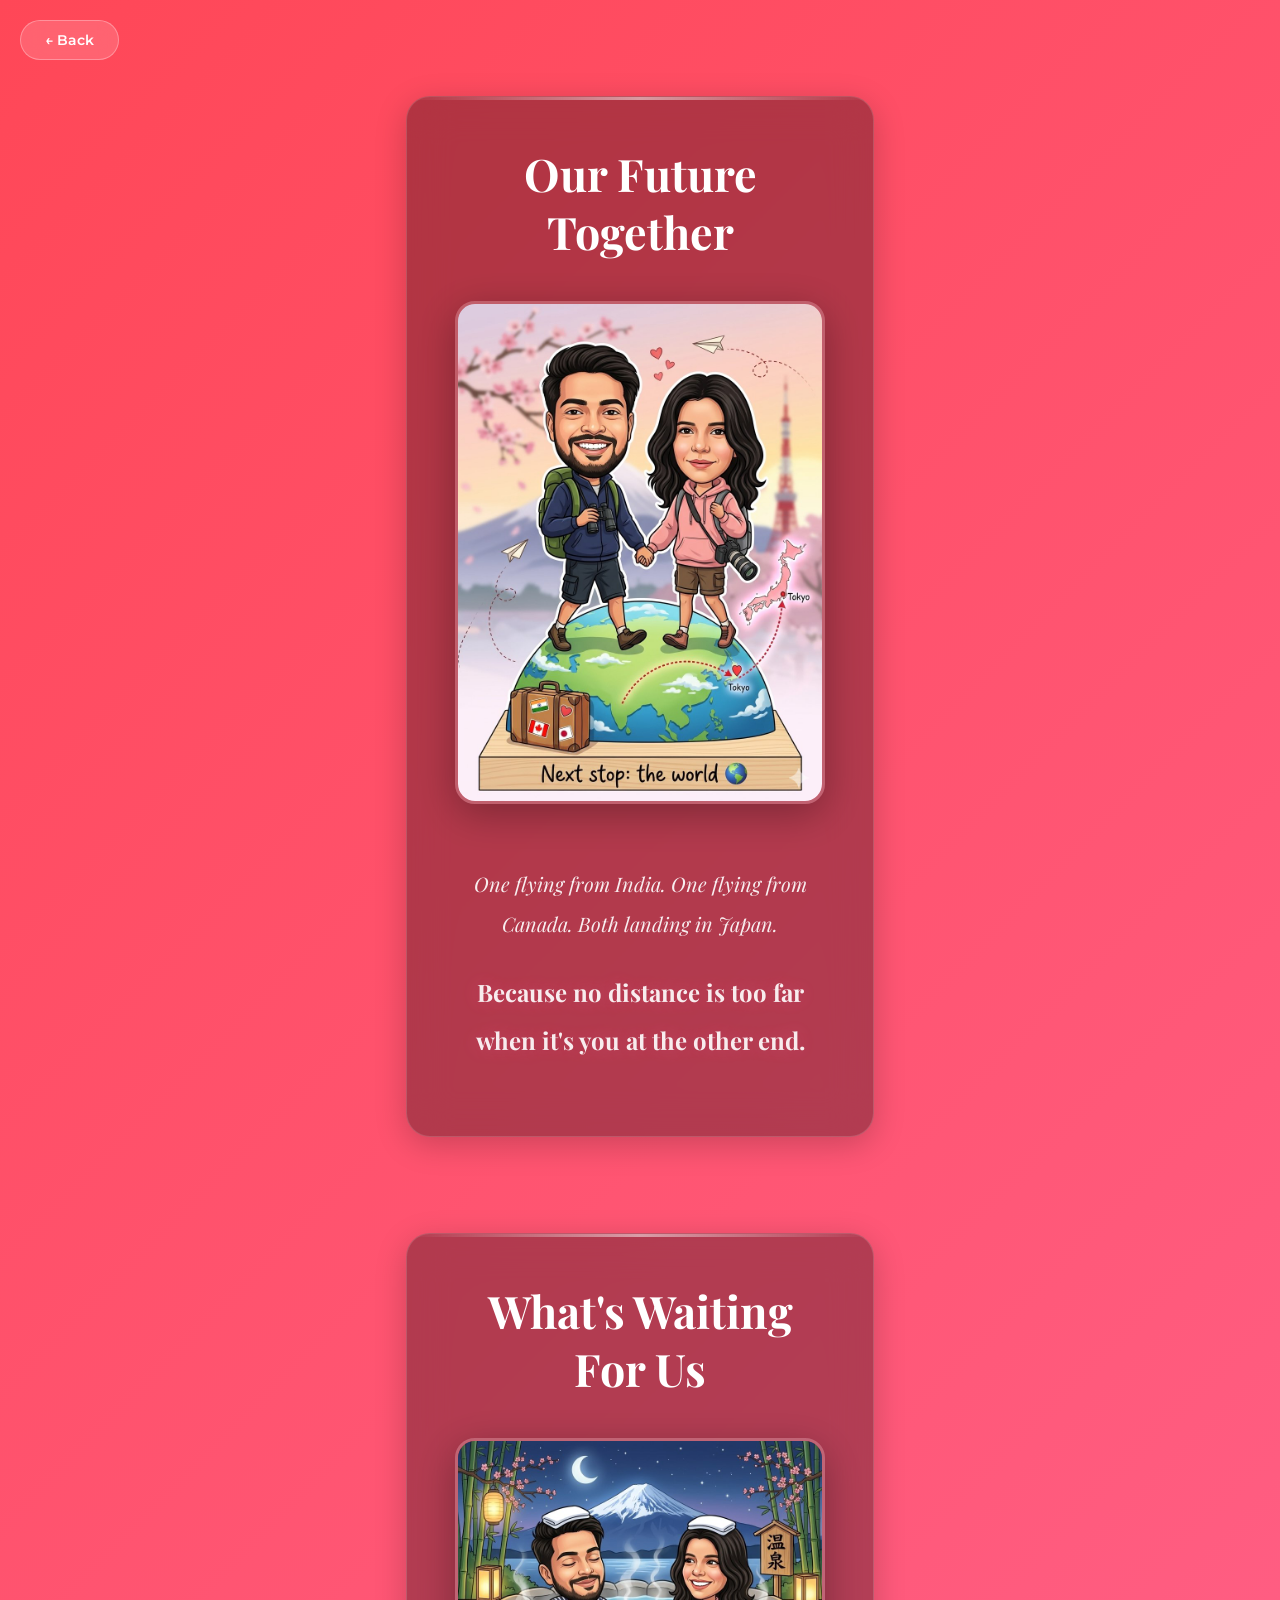
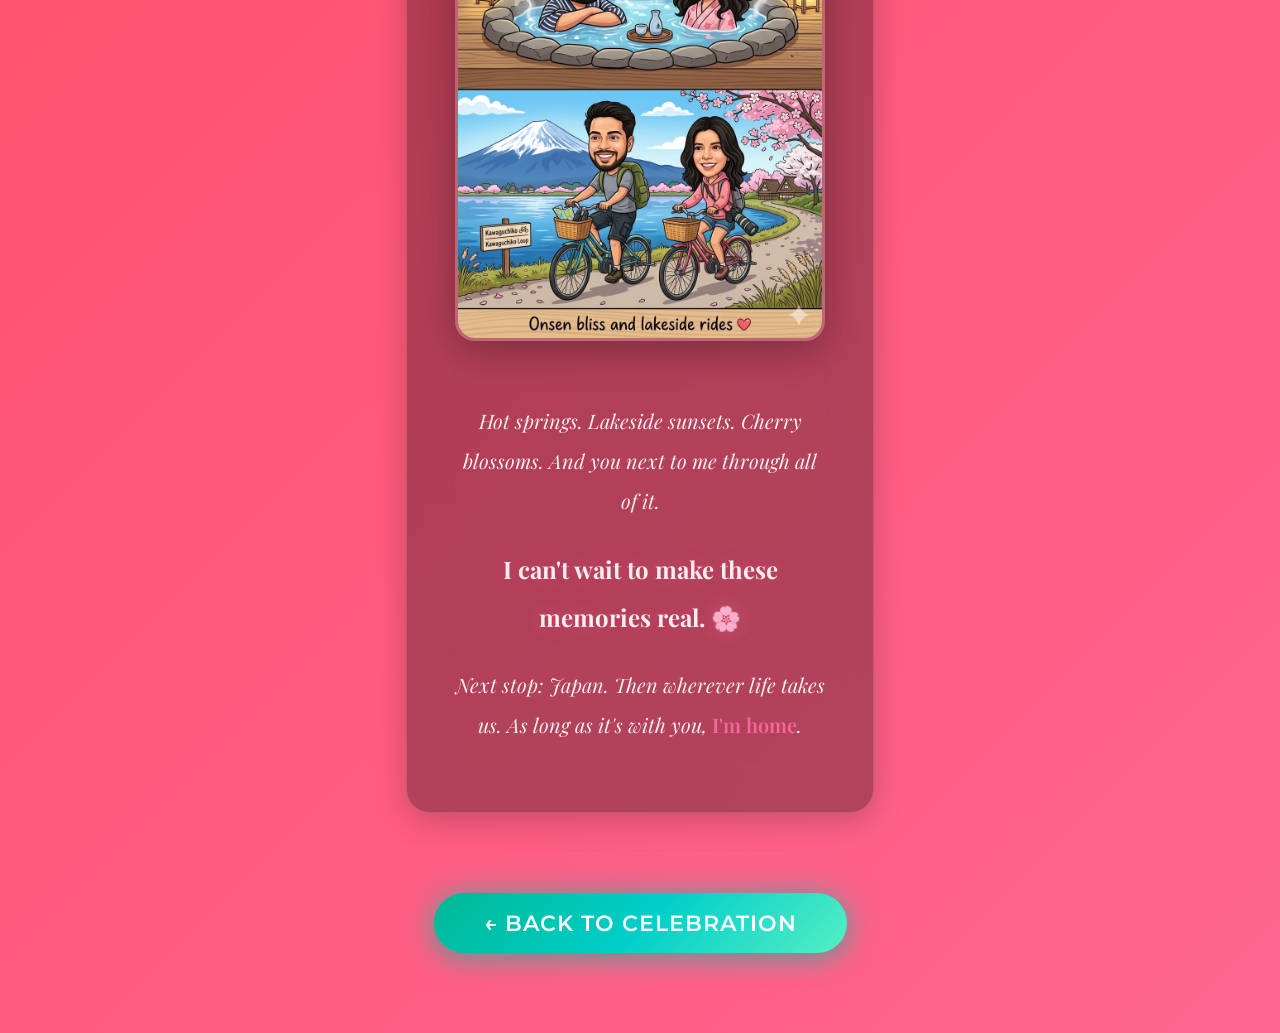
<file: ourfuture.html>
<!DOCTYPE html>
<html lang="en">
<head>
  <meta charset="UTF-8">
  <meta name="viewport" content="width=device-width, initial-scale=1.0">
  <title>Our Future Together 🌏</title>
  <link rel="stylesheet" href="css/style.css">
  <style>
    .back-btn {
      position: fixed;
      top: 20px;
      left: 20px;
      z-index: 100;
      padding: 10px 24px;
      background: rgba(255, 255, 255, 0.15);
      backdrop-filter: blur(10px);
      border: 1px solid rgba(255, 255, 255, 0.3);
      border-radius: 50px;
      color: #fff;
      font-family: 'Montserrat', sans-serif;
      font-size: 0.9rem;
      font-weight: 600;
      cursor: pointer;
      text-decoration: none;
      transition: all 0.3s ease;
    }
    .back-btn:hover {
      background: rgba(255, 255, 255, 0.25);
      transform: scale(1.05);
    }
    .future-page-content {
      position: relative;
      z-index: 5;
      display: flex;
      flex-direction: column;
      align-items: center;
      padding: 4rem 1rem 2rem;
      min-height: 100vh;
      gap: 2rem;
    }
  </style>
</head>
<body class="bg-celebration">

  <a href="celebration.html" class="back-btn">← Back</a>

  <div class="hearts-bg">
    <div class="heart">💖</div>
    <div class="heart">✈️</div>
    <div class="heart">💕</div>
    <div class="heart">🌸</div>
    <div class="heart">💗</div>
    <div class="heart">🗻</div>
    <div class="heart">💕</div>
    <div class="heart">🇯🇵</div>
    <div class="heart">💖</div>
    <div class="heart">🥰</div>
  </div>

  <div class="future-page-content">

    <!-- Globe caricature -->
    <div class="story-section" style="max-width: 500px;">
      <div class="story-card" style="text-align: center;">
        <h2 class="story-title">Our Future Together</h2>
        <img src="images/caricature.jpg" alt="Us — next stop, the world" class="story-photo" style="border-radius: 20px; margin-top: 1rem;">
        <div class="story-text" style="text-align: center; margin-top: 1.5rem;">
          <p>One flying from India. One flying from Canada. Both landing in Japan.</p>
          <span class="dramatic">Because no distance is too far when it's you at the other end.</span>
        </div>
      </div>
    </div>

    <!-- Onsen & Lakeside caricature -->
    <div class="story-section" style="max-width: 500px;">
      <div class="story-card" style="text-align: center;">
        <h2 class="story-title">What's Waiting For Us</h2>
        <img src="images/caricature-onsen.jpg" alt="Us in Japan — onsen & lakeside" class="story-photo" style="border-radius: 20px; margin-top: 1rem;">
        <div class="story-text" style="text-align: center; margin-top: 1.5rem;">
          <p>Hot springs. Lakeside sunsets. Cherry blossoms. And you next to me through all of it.</p>
          <span class="dramatic">I can't wait to make these memories real. 🌸</span>
          <p>Next stop: Japan. Then wherever life takes us. As long as it's with you, <span class="highlight">I'm home</span>.</p>
        </div>
      </div>
    </div>

    <div style="text-align: center; margin: 1rem 0 3rem;">
      <a href="celebration.html" class="btn btn-yes" style="display: inline-block; text-decoration: none; padding: 16px 50px;">← Back to Celebration</a>
    </div>

  </div>

</body>
</html>
</file>
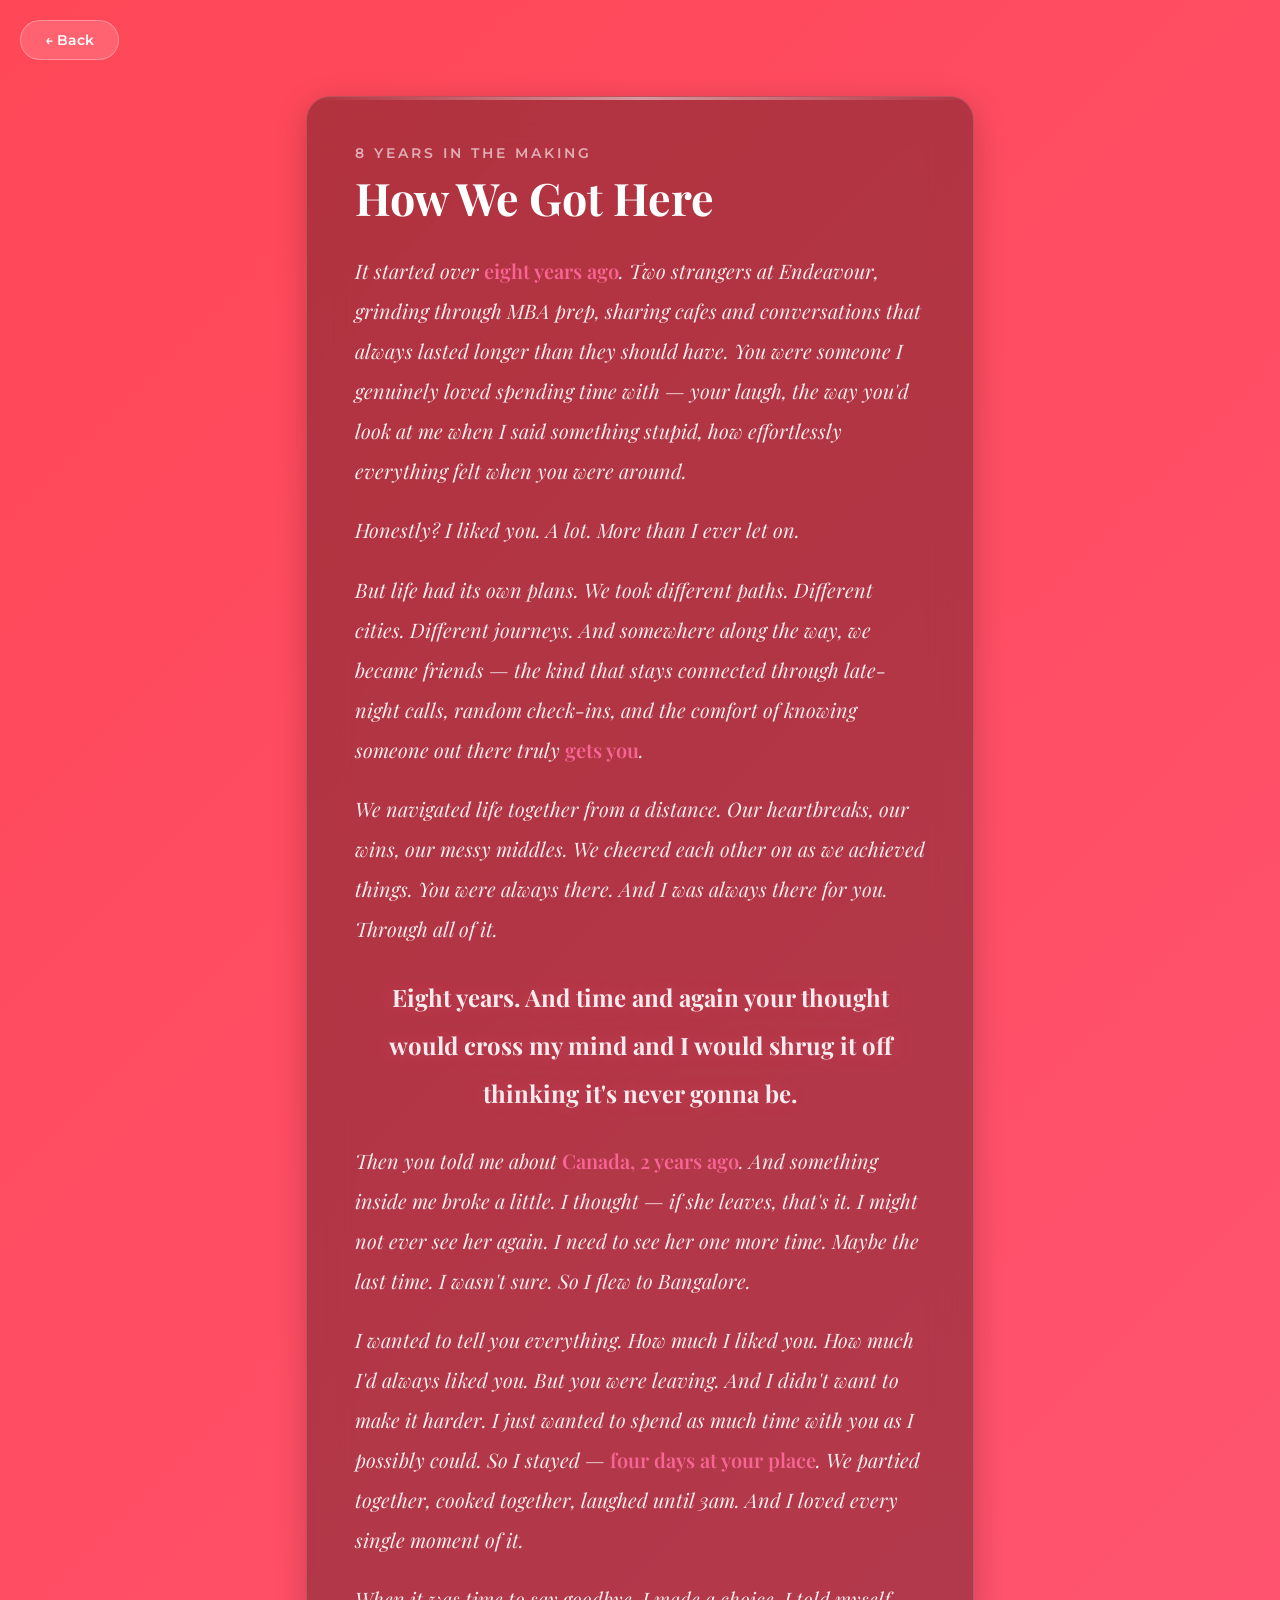
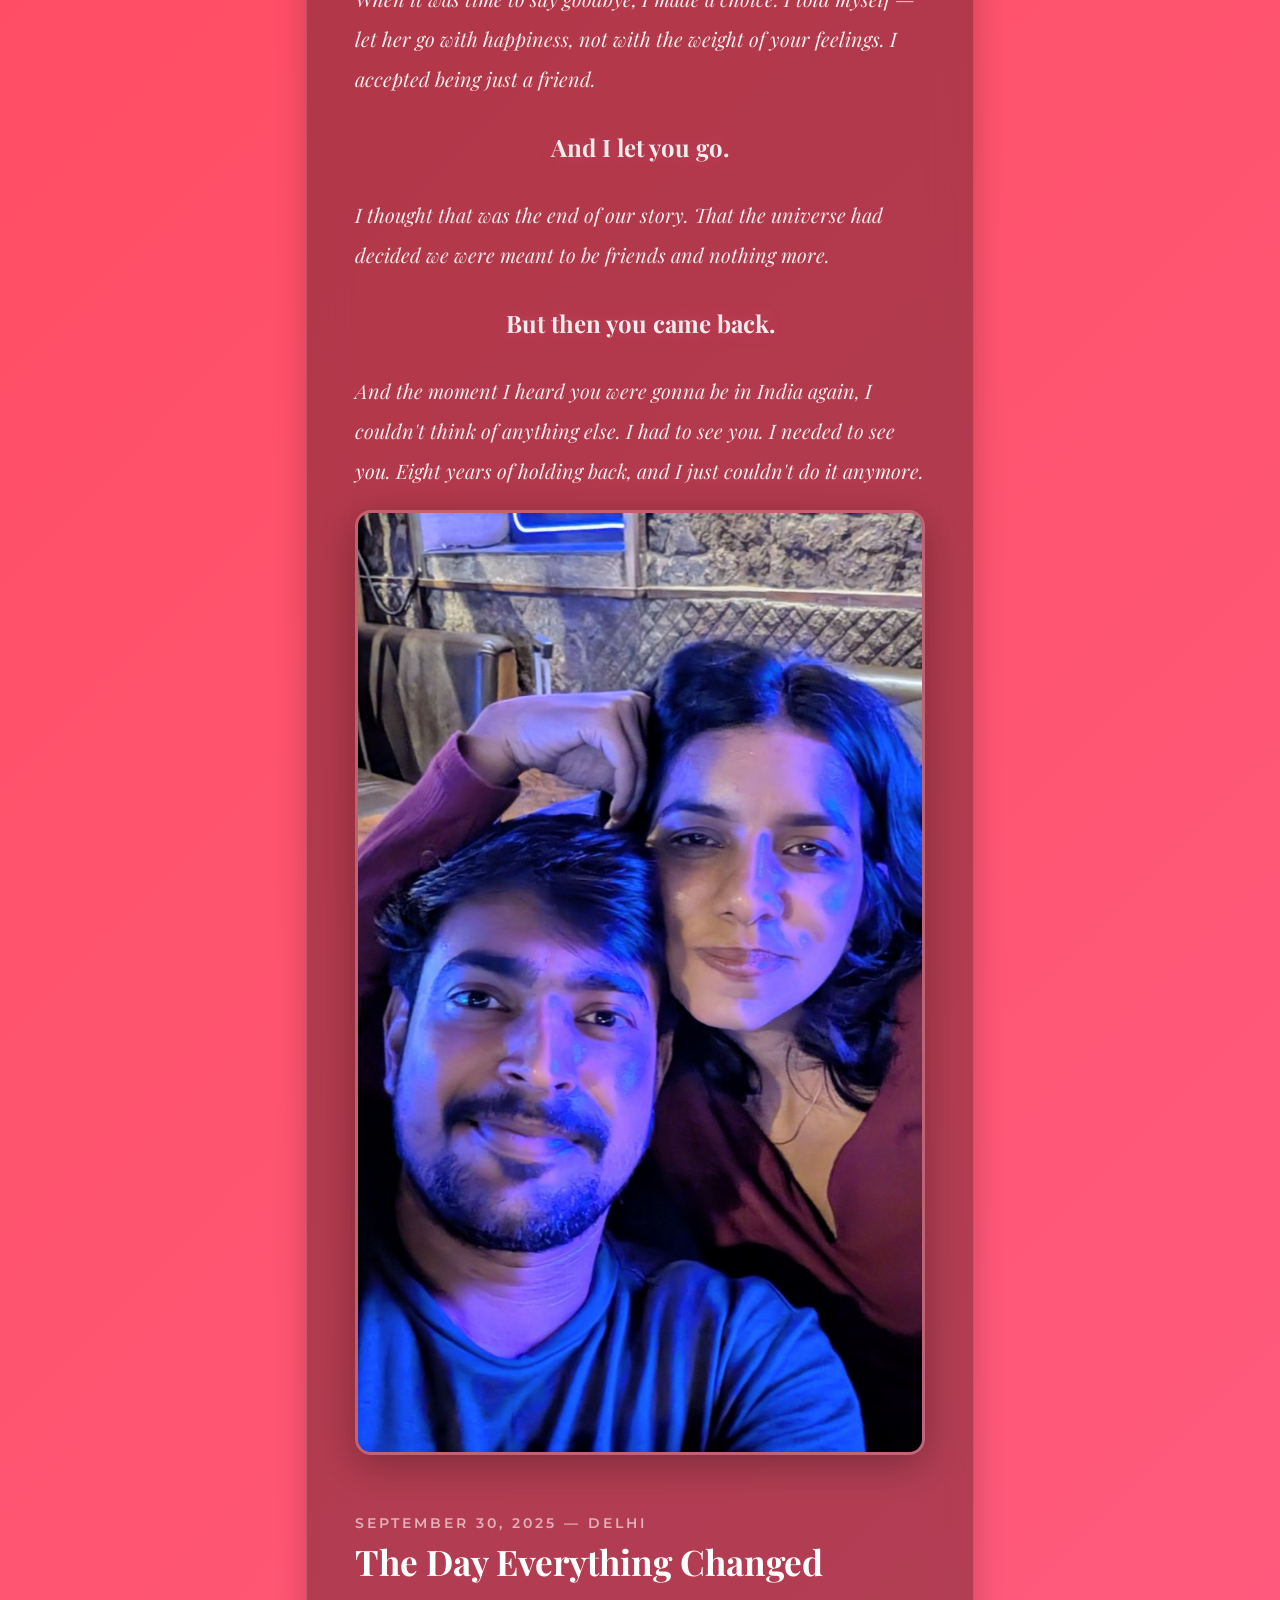
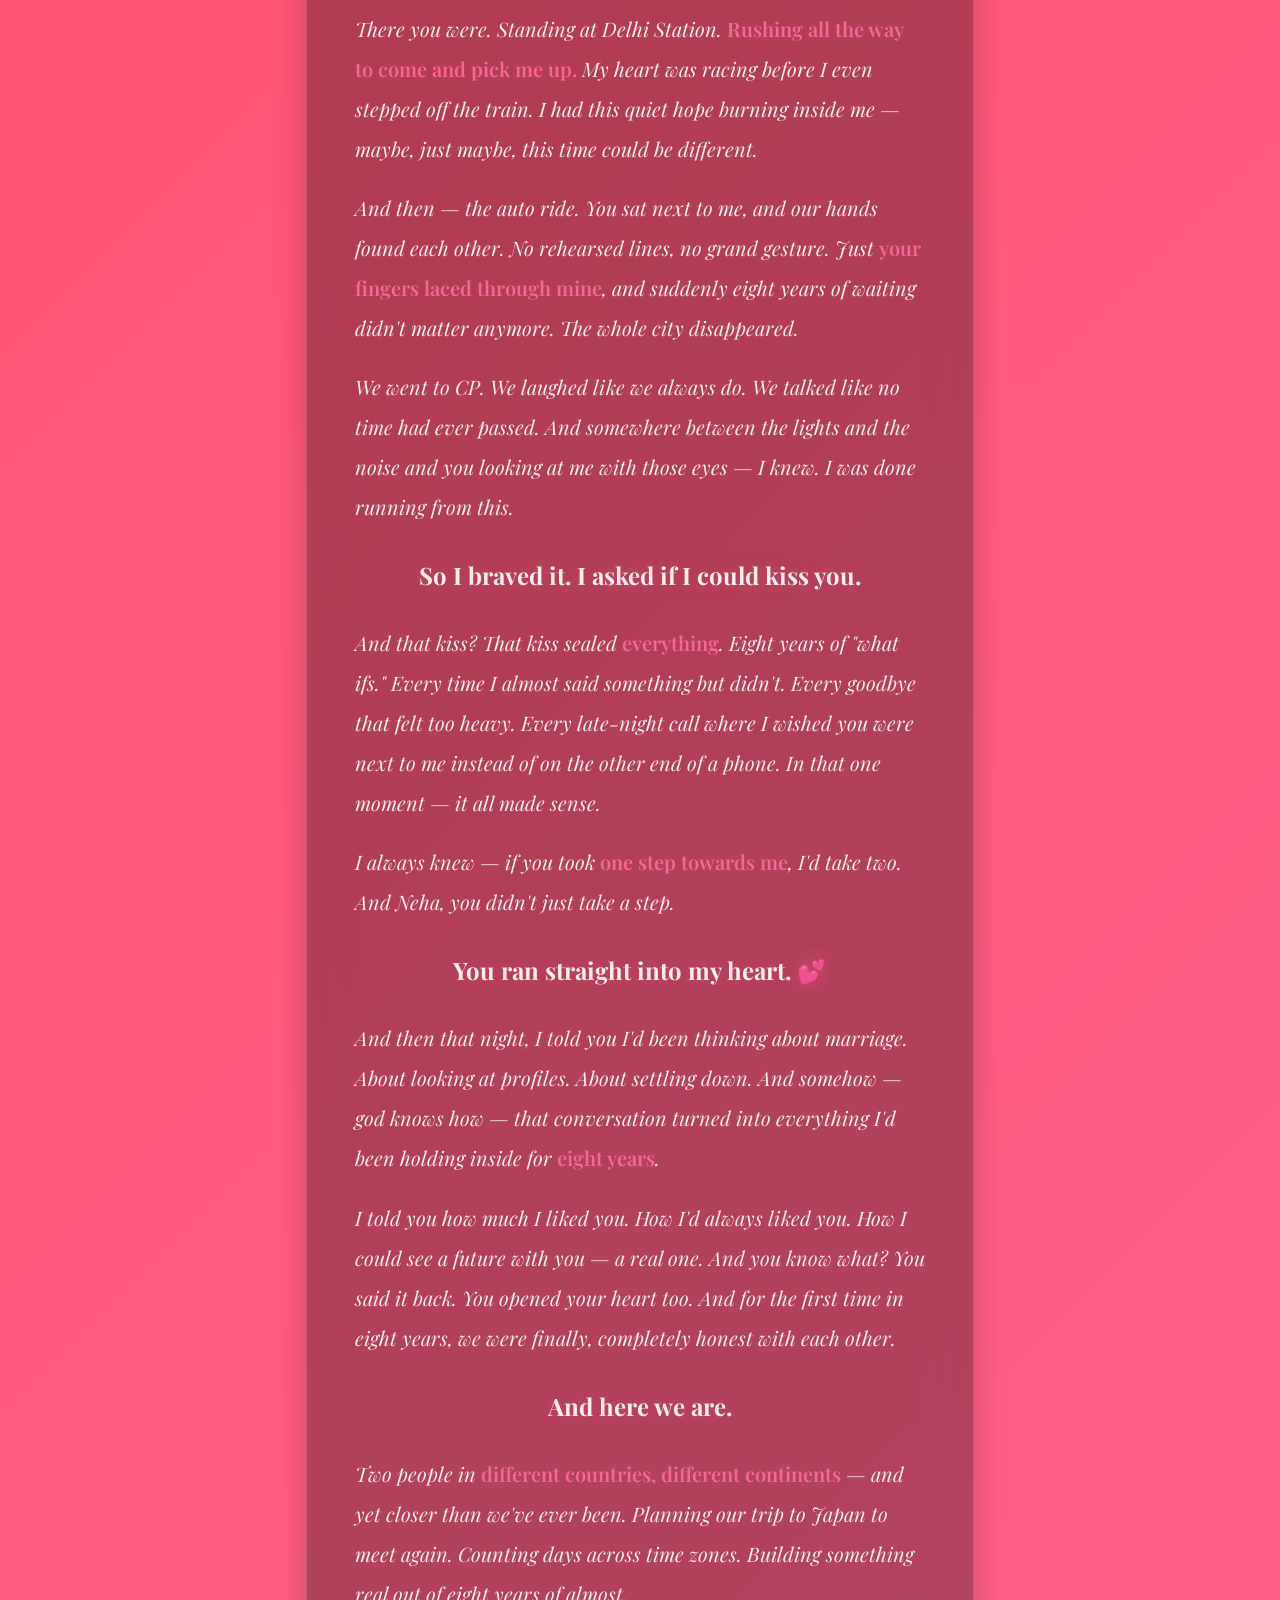
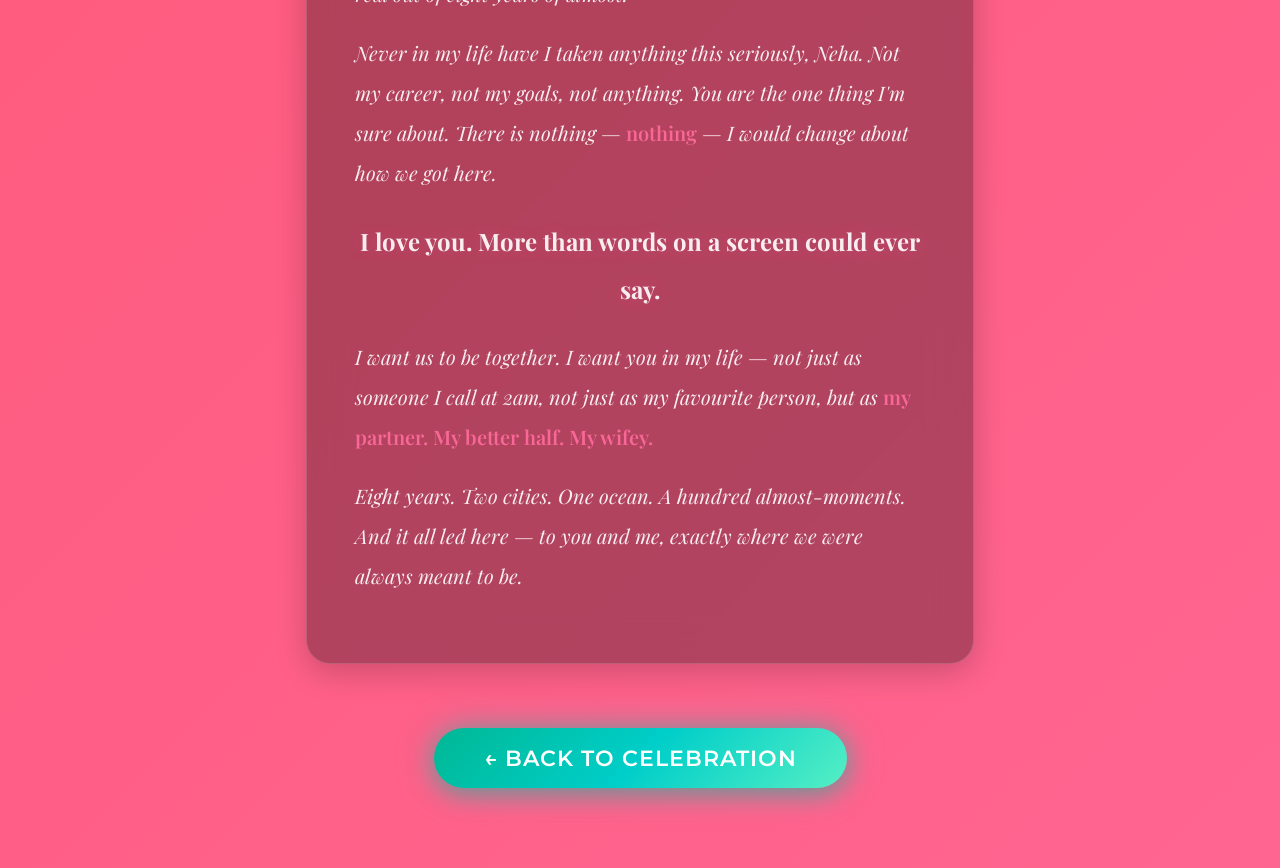
<file: ourstory.html>
<!DOCTYPE html>
<html lang="en">
<head>
  <meta charset="UTF-8">
  <meta name="viewport" content="width=device-width, initial-scale=1.0">
  <title>Our Story — 8 Years in the Making 💕</title>
  <link rel="stylesheet" href="css/style.css">
  <style>
    .back-btn {
      position: fixed;
      top: 20px;
      left: 20px;
      z-index: 100;
      padding: 10px 24px;
      background: rgba(255, 255, 255, 0.15);
      backdrop-filter: blur(10px);
      border: 1px solid rgba(255, 255, 255, 0.3);
      border-radius: 50px;
      color: #fff;
      font-family: 'Montserrat', sans-serif;
      font-size: 0.9rem;
      font-weight: 600;
      cursor: pointer;
      text-decoration: none;
      transition: all 0.3s ease;
    }
    .back-btn:hover {
      background: rgba(255, 255, 255, 0.25);
      transform: scale(1.05);
    }
    .story-page-content {
      position: relative;
      z-index: 5;
      display: flex;
      flex-direction: column;
      align-items: center;
      padding: 4rem 1rem 2rem;
      min-height: 100vh;
    }
  </style>
</head>
<body class="bg-celebration">

  <a href="celebration.html" class="back-btn">← Back</a>

  <div class="hearts-bg">
    <div class="heart">💖</div>
    <div class="heart">💕</div>
    <div class="heart">🥰</div>
    <div class="heart">💗</div>
    <div class="heart">✨</div>
    <div class="heart">💕</div>
    <div class="heart">💖</div>
    <div class="heart">🥰</div>
    <div class="heart">💗</div>
    <div class="heart">✨</div>
  </div>

  <div class="story-page-content">
    <div class="story-section">
      <div class="story-card">
        <p class="story-date">8 years in the making</p>
        <h2 class="story-title">How We Got Here</h2>

        <div class="story-text">
          <p>It started over <span class="highlight">eight years ago</span>. Two strangers at Endeavour, grinding through MBA prep, sharing cafes and conversations that always lasted longer than they should have. You were someone I genuinely loved spending time with — your laugh, the way you'd look at me when I said something stupid, how effortlessly everything felt when you were around.</p>

          <p>Honestly? <em>I liked you. A lot.</em> More than I ever let on.</p>

          <p>But life had its own plans. We took different paths. Different cities. Different journeys. And somewhere along the way, we became friends — the kind that stays connected through late-night calls, random check-ins, and the comfort of knowing someone out there truly <span class="highlight">gets you</span>.</p>

          <p>We navigated life together from a distance. Our heartbreaks, our wins, our messy middles. We cheered each other on as we achieved things. You were always there. And I was always there for you. Through all of it.</p>

          <span class="dramatic">Eight years. And time and again your thought would cross my mind and I would shrug it off thinking it's never gonna be.</span>

          <p>Then you told me about <span class="highlight">Canada, 2 years ago</span>. And something inside me broke a little. I thought — <em>if she leaves, that's it. I might not ever see her again. I need to see her one more time.</em> Maybe the last time. I wasn't sure. So I flew to Bangalore.</p>

          <p>I wanted to tell you everything. How much I liked you. How much I'd always liked you. But you were <em>leaving</em>. And I didn't want to make it harder. I just wanted to spend as much time with you as I possibly could. So I stayed — <span class="highlight">four days at your place</span>. We partied together, cooked together, laughed until 3am. And I loved every single moment of it.</p>

          <p>When it was time to say goodbye, I made a choice. I told myself — <em>let her go with happiness, not with the weight of your feelings.</em> I accepted being just a friend.</p>

          <span class="dramatic">And I let you go.</span>

          <p>I thought that was the end of our story. That the universe had decided we were meant to be friends and nothing more.</p>

          <span class="dramatic">But then you came back.</span>

          <p>And the moment I heard you were gonna be in India again, I couldn't think of anything else. I <em>had</em> to see you. I <em>needed</em> to see you. Eight years of holding back, and I just couldn't do it anymore.</p>
        </div>

        <img src="images/our-story.jpg" alt="Us at CP, Delhi" class="story-photo" loading="lazy">

        <p class="story-date" style="margin-top: 1.5rem;">September 30, 2025 — Delhi</p>
        <h2 class="story-title" style="font-size: clamp(1.5rem, 4vw, 2.2rem);">The Day Everything Changed</h2>

        <div class="story-text">
          <p>There you were. Standing at Delhi Station. <span class="highlight">Rushing all the way to come and pick me up.</span> My heart was racing before I even stepped off the train. I had this quiet hope burning inside me — <em>maybe, just maybe, this time could be different.</em></p>

          <p>And then — the auto ride. You sat next to me, and our hands found each other. No rehearsed lines, no grand gesture. Just <span class="highlight">your fingers laced through mine</span>, and suddenly eight years of waiting didn't matter anymore. The whole city disappeared.</p>

          <p>We went to CP. We laughed like we always do. We talked like no time had ever passed. And somewhere between the lights and the noise and you looking at me with those eyes — I knew. <em>I was done running from this.</em></p>

          <span class="dramatic">So I braved it. I asked if I could kiss you.</span>

          <p>And that kiss? That kiss sealed <span class="highlight">everything</span>. Eight years of "what ifs." Every time I almost said something but didn't. Every goodbye that felt too heavy. Every late-night call where I wished you were next to me instead of on the other end of a phone. In that one moment — <em>it all made sense.</em></p>

          <p>I always knew — if you took <span class="highlight">one step towards me</span>, I'd take two. And Neha, you didn't just take a step.</p>

          <span class="dramatic">You ran straight into my heart. 💕</span>

          <p>And then that night, I told you I'd been thinking about marriage. About looking at profiles. About settling down. And somehow — god knows how — that conversation turned into everything I'd been holding inside for <span class="highlight">eight years</span>.</p>

          <p>I told you how much I liked you. How I'd <em>always</em> liked you. How I could see a future with you — a real one. And you know what? You said it back. You opened your heart too. And for the first time in eight years, we were finally, <em>completely</em> honest with each other.</p>

          <span class="dramatic">And here we are.</span>

          <p>Two people in <span class="highlight">different countries, different continents</span> — and yet closer than we've ever been. Planning our trip to Japan to meet again. Counting days across time zones. Building something real out of eight years of almost.</p>

          <p>Never in my life have I taken anything this seriously, Neha. Not my career, not my goals, not anything. <em>You</em> are the one thing I'm sure about. There is nothing — <span class="highlight">nothing</span> — I would change about how we got here.</p>

          <span class="dramatic">I love you. More than words on a screen could ever say.</span>

          <p>I want us to be together. I want you in my life — not just as someone I call at 2am, not just as my favourite person, but as <span class="highlight">my partner. My better half. My wifey.</span></p>

          <p>Eight years. Two cities. One ocean. A hundred almost-moments. And it all led here — to you and me, exactly where we were always meant to be.</p>
        </div>
      </div>
    </div>

    <div style="text-align: center; margin: 2rem 0 3rem;">
      <a href="celebration.html" class="btn btn-yes" style="display: inline-block; text-decoration: none; padding: 16px 50px;">← Back to Celebration</a>
    </div>
  </div>

</body>
</html>
</file>
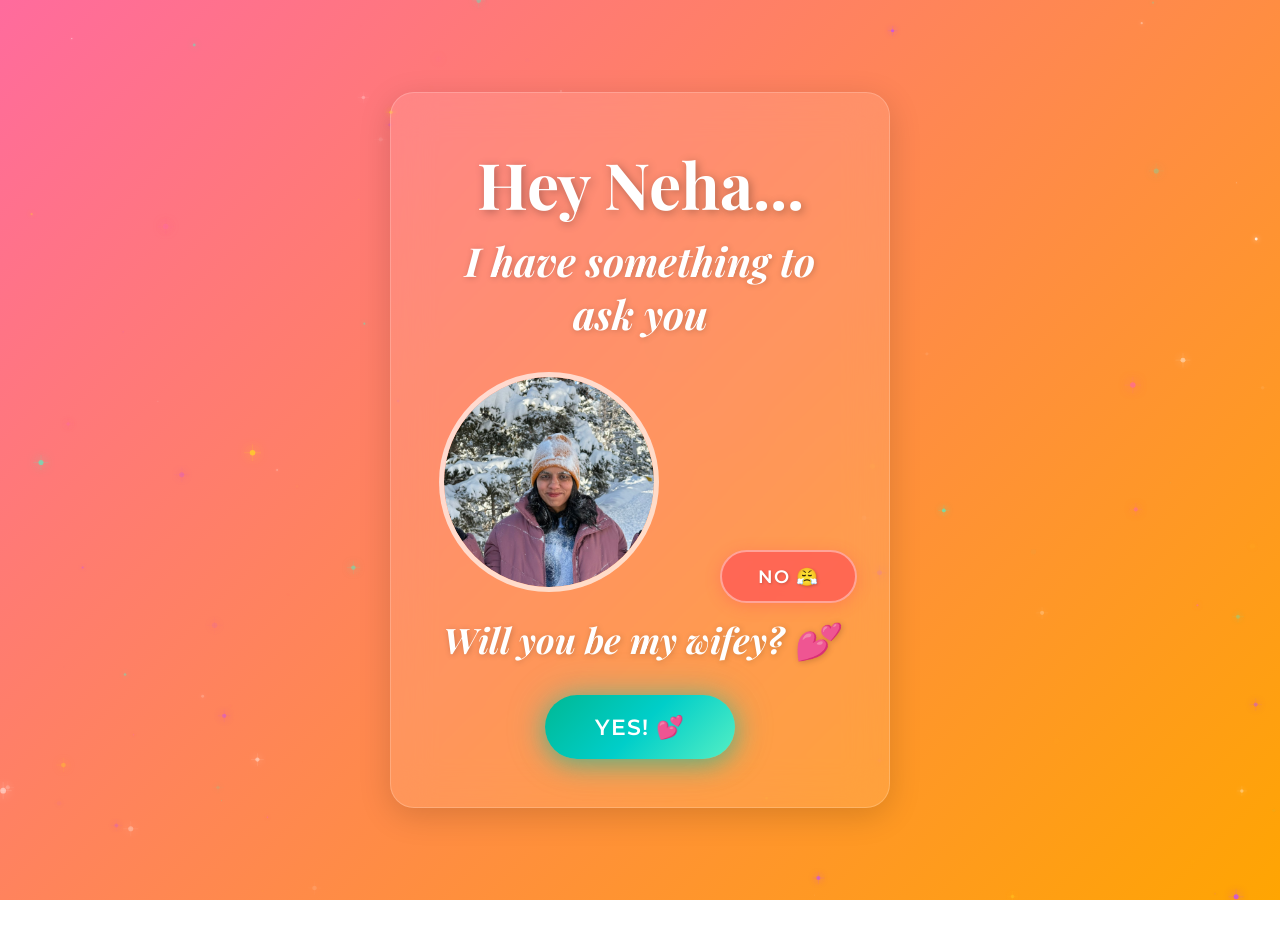
<file: proposal.html>
<!DOCTYPE html>
<html lang="en">
<head>
  <meta charset="UTF-8">
  <meta name="viewport" content="width=device-width, initial-scale=1.0">
  <title>Will you...? 💕</title>
  <link rel="stylesheet" href="css/style.css">
  <style>
    /* Chase commentary that pops up during dodging */
    .chase-bubble {
      position: fixed;
      background: rgba(255, 255, 255, 0.95);
      color: #333;
      font-family: 'Montserrat', sans-serif;
      font-size: clamp(0.85rem, 2.5vw, 1.1rem);
      font-weight: 600;
      padding: 10px 20px;
      border-radius: 20px;
      box-shadow: 0 4px 20px rgba(0, 0, 0, 0.15);
      pointer-events: none;
      z-index: 200;
      animation: bubblePop 2.5s ease-out forwards;
      white-space: nowrap;
    }

    @keyframes bubblePop {
      0% { transform: scale(0) translateY(0); opacity: 0; }
      15% { transform: scale(1.1) translateY(0); opacity: 1; }
      25% { transform: scale(1) translateY(0); opacity: 1; }
      80% { opacity: 1; }
      100% { transform: scale(0.8) translateY(-30px); opacity: 0; }
    }

    .chase-counter {
      position: fixed;
      bottom: 20px;
      left: 50%;
      transform: translateX(-50%);
      font-family: 'Playfair Display', serif; font-style: italic;
      font-size: clamp(1rem, 3vw, 1.4rem);
      font-weight: 700;
      opacity: 0;
      transition: opacity 0.5s ease;
      z-index: 150;
      text-shadow: 1px 1px 6px rgba(0, 0, 0, 0.3);
      text-align: center;
      pointer-events: none;
    }

    .chase-counter.show {
      opacity: 1;
    }
  </style>
</head>
<body class="bg-gradient">

  <!-- Star particle canvas -->
  <canvas id="particle-canvas"></canvas>

  <!-- Floating hearts background -->
  <div class="hearts-bg">
    <div class="heart">💗</div>
    <div class="heart">💕</div>
    <div class="heart">❤️</div>
    <div class="heart">💖</div>
    <div class="heart">💓</div>
    <div class="heart">💗</div>
    <div class="heart">💕</div>
    <div class="heart">❤️</div>
    <div class="heart">💖</div>
    <div class="heart">💓</div>
  </div>

  <!-- Main content -->
  <div class="page-container page-enter">
    <div class="glass-card">
      <h1 class="heading-romantic">Hey Neha...</h1>
      <p class="subheading">I have something to ask you</p>

      <!-- Photo -->
      <div class="photo-frame">
        <img src="images/hero.jpg" alt="Neha" style="width:100%; height:100%; object-fit:cover; border-radius:inherit;">
      </div>

      <p class="subheading" style="margin-top: 1rem; font-size: clamp(1.3rem, 3.5vw, 2.2rem);">
        Will you be my wifey? 💕
      </p>

      <div class="btn-container">
        <button class="btn btn-yes" id="yes-btn" onclick="window.location.href='celebration.html'">
          Yes! 💕
        </button>
      </div>
    </div>
  </div>

  <!-- No button (positioned by JS) -->
  <button class="btn btn-no" id="no-btn">No 😤</button>

  <!-- Chase dodge counter -->
  <div class="chase-counter" id="chase-counter"></div>

  <script src="js/particles.js"></script>
  <script src="js/dodge.js"></script>
  <script>
    // Chase commentary bubbles
    (function () {
      var noBtn = document.getElementById('no-btn');
      var chaseCounter = document.getElementById('chase-counter');
      if (!noBtn) return;

      var chaseBubbles = [
        "Haha you thought! 😂",
        "Too slow, Neha! 🏃‍♂️💨",
        "The button said NOPE! 😜",
        "It's running away from you! 🤣",
        "Why are you even trying?! 😭💕",
        "That button has trust issues now! 😂",
        "It's scared of you! 🫣",
        "You're making it nervous! 😅",
        "Just give up and say YES! 💕",
        "This button is faster than you! ⚡",
        "Oops! Missed again! 🤪",
        "Maybe try the green one instead? 😏",
        "This button has Olympic training! 🏅",
        "It literally doesn't want you to click it! 🙅",
        "Okay this is getting embarrassing... for you 😂"
      ];

      var chaseCount = 0;

      noBtn.addEventListener('mouseenter', showChaseBubble);
      noBtn.addEventListener('touchstart', showChaseBubble);

      function showChaseBubble() {
        chaseCount++;

        // Show a random bubble near the NO button
        if (chaseCount <= chaseBubbles.length) {
          var bubble = document.createElement('div');
          bubble.className = 'chase-bubble';
          bubble.textContent = chaseBubbles[chaseCount - 1];

          // Position near where the button was
          var btnRect = noBtn.getBoundingClientRect();
          bubble.style.left = Math.min(btnRect.left, window.innerWidth - 250) + 'px';
          bubble.style.top = Math.max(10, btnRect.top - 50) + 'px';

          document.body.appendChild(bubble);
          setTimeout(function () { bubble.remove(); }, 2500);
        }

        // Update chase counter
        chaseCounter.classList.add('show');
        if (chaseCount < 5) {
          chaseCounter.textContent = 'Attempts to say No: ' + chaseCount + ' 😤';
        } else if (chaseCount < 10) {
          chaseCounter.textContent = 'Girl, ' + chaseCount + ' attempts?! Just say YES! 😂💕';
        } else {
          chaseCounter.textContent = chaseCount + ' attempts 💀 The No button is TIRED! 🏃‍♂️💨';
        }

        // Screen shake after 5 attempts
        if (chaseCount >= 5) {
          document.body.classList.add('shake');
          setTimeout(function () { document.body.classList.remove('shake'); }, 500);
        }

        // Grow the YES button with each attempt
        var yesBtn = document.getElementById('yes-btn');
        if (yesBtn) {
          var scale = 1 + chaseCount * 0.04;
          yesBtn.style.transform = 'scale(' + Math.min(scale, 1.5) + ')';
        }
      }
    })();

    // Sparkle particles on YES button hover
    (function () {
      var yesBtn = document.getElementById('yes-btn');
      if (!yesBtn) return;

      yesBtn.addEventListener('mouseenter', function () {
        for (var i = 0; i < 12; i++) {
          var spark = document.createElement('span');
          spark.className = 'btn-yes-sparkle';
          var angle = (Math.PI * 2 / 12) * i;
          var dist = 30 + Math.random() * 30;
          spark.style.setProperty('--tx', Math.cos(angle) * dist + 'px');
          spark.style.setProperty('--ty', Math.sin(angle) * dist + 'px');
          spark.style.left = '50%';
          spark.style.top = '50%';
          spark.style.background = ['#fff', '#ffd32a', '#55efc4', '#ff6b9d'][Math.floor(Math.random() * 4)];
          yesBtn.appendChild(spark);
          setTimeout(function () { spark.remove(); }, 800);
        }
      });
    })();
  </script>
</body>
</html>
</file>
<file: css/style.css>
@import url('https://fonts.googleapis.com/css2?family=Montserrat:wght@300;400;500;600;700;800&family=Playfair+Display:ital,wght@0,400;0,600;0,700;0,800;1,400;1,600;1,700&display=swap');

/* ========== RESET & BASE ========== */
*, *::before, *::after {
  margin: 0;
  padding: 0;
  box-sizing: border-box;
}

html {
  scroll-behavior: smooth;
}

html, body {
  width: 100%;
  min-height: 100vh;
  overflow-x: hidden;
  font-family: 'Montserrat', sans-serif;
  color: #fff;
}

/* ========== ANIMATED BACKGROUNDS ========== */
.bg-gradient {
  background: linear-gradient(-45deg, #ff6b9d, #c44dff, #ff4757, #ffa502, #ff6b9d);
  background-size: 400% 400%;
  animation: gradientShift 8s ease infinite;
}

.bg-gradient-alt {
  background: linear-gradient(-45deg, #6c5ce7, #a29bfe, #74b9ff, #0984e3, #6c5ce7);
  background-size: 400% 400%;
  animation: gradientShift 10s ease infinite;
}

.bg-celebration {
  background: linear-gradient(-45deg, #ff6b9d, #ff4757, #ffa502, #c44dff, #ff6b9d, #ff4757);
  background-size: 600% 600%;
  animation: gradientShift 6s ease infinite;
}

@keyframes gradientShift {
  0% { background-position: 0% 50%; }
  50% { background-position: 100% 50%; }
  100% { background-position: 0% 50%; }
}

/* ========== PAGE LAYOUT ========== */
.page-container {
  display: flex;
  flex-direction: column;
  align-items: center;
  justify-content: center;
  min-height: 100vh;
  padding: 2rem;
  position: relative;
  z-index: 1;
}

/* ========== FLOATING HEARTS BACKGROUND ========== */
.hearts-bg {
  position: fixed;
  top: 0;
  left: 0;
  width: 100%;
  height: 100%;
  pointer-events: none;
  overflow: hidden;
  z-index: 0;
}

.heart {
  position: absolute;
  bottom: -10%;
  font-size: 1.5rem;
  animation: floatUp linear infinite;
  opacity: 0.6;
}

.heart:nth-child(1)  { left: 5%;  animation-duration: 8s;  animation-delay: 0s;   font-size: 1.2rem; }
.heart:nth-child(2)  { left: 15%; animation-duration: 10s; animation-delay: 1s;   font-size: 1.8rem; }
.heart:nth-child(3)  { left: 25%; animation-duration: 7s;  animation-delay: 2s;   font-size: 1rem;  }
.heart:nth-child(4)  { left: 35%; animation-duration: 9s;  animation-delay: 0.5s; font-size: 2rem;  }
.heart:nth-child(5)  { left: 45%; animation-duration: 11s; animation-delay: 3s;   font-size: 1.4rem; }
.heart:nth-child(6)  { left: 55%; animation-duration: 8s;  animation-delay: 1.5s; font-size: 1.6rem; }
.heart:nth-child(7)  { left: 65%; animation-duration: 10s; animation-delay: 2.5s; font-size: 1.1rem; }
.heart:nth-child(8)  { left: 75%; animation-duration: 7s;  animation-delay: 0.8s; font-size: 1.9rem; }
.heart:nth-child(9)  { left: 85%; animation-duration: 9s;  animation-delay: 3.5s; font-size: 1.3rem; }
.heart:nth-child(10) { left: 92%; animation-duration: 12s; animation-delay: 1.2s; font-size: 1.7rem; }

@keyframes floatUp {
  0% {
    transform: translateY(0) rotate(0deg) scale(1);
    opacity: 0.7;
  }
  50% {
    opacity: 1;
  }
  100% {
    transform: translateY(-110vh) rotate(720deg) scale(0.3);
    opacity: 0;
  }
}

/* ========== TYPOGRAPHY ========== */
.heading-romantic {
  font-family: 'Playfair Display', serif;
  font-weight: 700;
  font-size: clamp(2rem, 6vw, 4rem);
  text-shadow: 2px 2px 10px rgba(0, 0, 0, 0.3);
  margin-bottom: 0.5rem;
  text-align: center;
}

.subheading {
  font-family: 'Playfair Display', serif;
  font-style: italic;
  font-size: clamp(1.5rem, 4vw, 2.5rem);
  font-weight: 700;
  text-shadow: 1px 1px 6px rgba(0, 0, 0, 0.2);
  margin-bottom: 2rem;
  text-align: center;
}

.body-text {
  font-family: 'Montserrat', sans-serif;
  font-size: clamp(1rem, 2.5vw, 1.3rem);
  font-weight: 300;
  line-height: 1.6;
  text-align: center;
  max-width: 600px;
}

/* ========== PHOTO PLACEHOLDER ========== */
.photo-frame {
  width: clamp(150px, 30vw, 220px);
  height: clamp(150px, 30vw, 220px);
  border-radius: 50%;
  border: 5px solid rgba(255, 255, 255, 0.6);
  overflow: hidden;
  margin: 1.5rem 0;
  position: relative;
  background: rgba(255, 255, 255, 0.1);
  backdrop-filter: blur(10px);
  display: flex;
  align-items: center;
  justify-content: center;
  animation: glowRingPulse 3s ease-in-out infinite;
}

@keyframes glowRingPulse {
  0%, 100% {
    box-shadow: 0 0 30px rgba(255, 107, 157, 0.5), 0 0 60px rgba(196, 77, 255, 0.3), 0 0 0 0 rgba(255, 107, 157, 0);
  }
  50% {
    box-shadow: 0 0 40px rgba(255, 107, 157, 0.8), 0 0 80px rgba(196, 77, 255, 0.5), 0 0 20px 10px rgba(255, 107, 157, 0.2);
  }
}

.photo-frame img {
  width: 100%;
  height: 100%;
  object-fit: cover;
  object-position: center 90%;
}

.photo-frame .placeholder-text {
  font-family: 'Playfair Display', serif;
  font-style: italic;
  font-size: 1rem;
  opacity: 0.7;
  text-align: center;
  padding: 1rem;
}

/* ========== BUTTONS ========== */
.btn-container {
  display: flex;
  gap: 1.5rem;
  margin-top: 2rem;
  align-items: center;
  flex-wrap: wrap;
  justify-content: center;
}

.btn {
  border: none;
  border-radius: 50px;
  font-family: 'Montserrat', sans-serif;
  font-weight: 600;
  cursor: pointer;
  transition: all 0.3s ease;
  text-transform: uppercase;
  letter-spacing: 1px;
}

.btn-yes {
  padding: 18px 50px;
  font-size: clamp(1.1rem, 3vw, 1.4rem);
  background: linear-gradient(135deg, #00b894, #00cec9, #55efc4);
  color: #fff;
  box-shadow: 0 5px 25px rgba(0, 184, 148, 0.5), 0 0 40px rgba(0, 206, 201, 0.3);
  animation: pulseGlow 2s ease-in-out infinite;
  position: relative;
  overflow: visible;
}

.btn-yes:hover {
  transform: scale(1.1);
  box-shadow: 0 8px 35px rgba(0, 184, 148, 0.7), 0 0 60px rgba(0, 206, 201, 0.5);
}

@keyframes pulseGlow {
  0%, 100% {
    box-shadow: 0 5px 25px rgba(0, 184, 148, 0.5), 0 0 40px rgba(0, 206, 201, 0.3);
  }
  50% {
    box-shadow: 0 5px 35px rgba(0, 184, 148, 0.8), 0 0 60px rgba(0, 206, 201, 0.6), 0 0 80px rgba(85, 239, 196, 0.3);
  }
}

/* YES button sparkles on hover */
.btn-yes-sparkle {
  position: absolute;
  width: 6px;
  height: 6px;
  border-radius: 50%;
  pointer-events: none;
  animation: yesSparkle 0.8s ease-out forwards;
}

@keyframes yesSparkle {
  0% { transform: scale(0) translate(0, 0); opacity: 1; }
  100% { transform: scale(1) translate(var(--tx), var(--ty)); opacity: 0; }
}

.btn-no {
  padding: 14px 36px;
  font-size: clamp(0.9rem, 2.5vw, 1.1rem);
  background: rgba(255, 71, 87, 0.6);
  color: #fff;
  backdrop-filter: blur(5px);
  border: 2px solid rgba(255, 255, 255, 0.4);
  position: absolute;
  transition: all 0.15s ease;
  user-select: none;
  -webkit-user-select: none;
  font-weight: 600;
  text-shadow: 1px 1px 3px rgba(0, 0, 0, 0.2);
  box-shadow: 0 3px 15px rgba(255, 71, 87, 0.3);
}

.btn-no:hover {
  background: rgba(255, 71, 87, 0.8);
}

.btn-no.dodging {
  transition: none;
}

/* ========== CARD / GLASS PANEL ========== */
.glass-card {
  background: rgba(255, 255, 255, 0.1);
  backdrop-filter: blur(20px);
  -webkit-backdrop-filter: blur(20px);
  border-radius: 24px;
  border: 1px solid rgba(255, 255, 255, 0.2);
  padding: clamp(2rem, 5vw, 3rem);
  text-align: center;
  max-width: 500px;
  width: 90%;
  box-shadow: 0 8px 32px rgba(0, 0, 0, 0.15);
}

/* ========== CINEMATIC ENTRANCE (INDEX) ========== */
#particle-canvas {
  position: fixed;
  top: 0;
  left: 0;
  width: 100%;
  height: 100%;
  pointer-events: none;
  z-index: 0;
}

.cinematic-overlay {
  position: fixed;
  top: 0; left: 0;
  width: 100%; height: 100%;
  background: radial-gradient(ellipse at center, #1a0a2e 0%, #0d0015 60%, #000 100%);
  display: flex;
  flex-direction: column;
  align-items: center;
  justify-content: center;
  z-index: 1000;
  transition: opacity 1.2s ease, visibility 1.2s;
}

.cinematic-overlay.hidden {
  opacity: 0;
  visibility: hidden;
  pointer-events: none;
}

.cinematic-text {
  font-family: 'Playfair Display', serif;
  font-weight: 700;
  font-size: clamp(2rem, 6vw, 3.5rem);
  opacity: 0;
  text-shadow: 0 0 30px rgba(255, 107, 157, 0.6), 0 0 60px rgba(196, 77, 255, 0.3);
  transition: opacity 0.8s ease;
  text-align: center;
  padding: 0 1rem;
}

.cinematic-text.visible {
  opacity: 1;
}

.cinematic-text.fade-out {
  opacity: 0;
}

/* ========== CELEBRATION PAGE ========== */
#confetti-canvas {
  position: fixed;
  top: 0;
  left: 0;
  width: 100%;
  height: 100%;
  pointer-events: none;
  z-index: 10;
}

.celebration-content {
  position: relative;
  z-index: 5;
  display: flex;
  flex-direction: column;
  align-items: center;
  gap: 2rem;
  padding: 2rem;
  min-height: 100vh;
}

.celebration-heading {
  font-family: 'Playfair Display', serif;
  font-weight: 700;
  font-size: clamp(2.5rem, 8vw, 5rem);
  text-shadow: 3px 3px 15px rgba(0, 0, 0, 0.3);
  animation: bounceIn 1s ease-out;
}

@keyframes bounceIn {
  0% { transform: scale(0); opacity: 0; }
  50% { transform: scale(1.2); }
  70% { transform: scale(0.9); }
  100% { transform: scale(1); opacity: 1; }
}

/* ========== SLIDESHOW ========== */
.slideshow-container {
  width: clamp(280px, 70vw, 400px);
  height: clamp(350px, 90vw, 530px);
  position: relative;
  border-radius: 20px;
  overflow: hidden;
  border: 4px solid rgba(255, 255, 255, 0.4);
  box-shadow: 0 10px 40px rgba(0, 0, 0, 0.2);
  background: rgba(255, 255, 255, 0.05);
}

.slide {
  position: absolute;
  top: 0;
  left: 0;
  width: 100%;
  height: 100%;
  opacity: 0;
  transition: opacity 1s ease;
  display: flex;
  align-items: center;
  justify-content: center;
}

.slide.active {
  opacity: 1;
}

.slide img {
  width: 100%;
  height: 100%;
  object-fit: cover;
  object-position: top;
}

.slide .slide-placeholder {
  font-family: 'Playfair Display', serif;
  font-style: italic;
  font-size: 1.3rem;
  opacity: 0.5;
  text-align: center;
}

.slideshow-dots {
  display: flex;
  gap: 8px;
  justify-content: center;
  margin-top: 1rem;
}

.dot {
  width: 10px;
  height: 10px;
  border-radius: 50%;
  background: rgba(255, 255, 255, 0.3);
  cursor: pointer;
  transition: all 0.3s;
}

.dot.active {
  background: #fff;
  transform: scale(1.3);
}

/* ========== TYPEWRITER MESSAGE ========== */
.love-message {
  font-family: 'Playfair Display', serif;
  font-style: italic;
  font-size: clamp(1.2rem, 3vw, 1.8rem);
  line-height: 1.8;
  max-width: 600px;
  text-align: center;
  min-height: 120px;
}

.love-message .cursor {
  display: inline-block;
  width: 2px;
  height: 1.2em;
  background: #fff;
  margin-left: 2px;
  animation: blink 0.7s infinite;
  vertical-align: text-bottom;
}

@keyframes blink {
  0%, 100% { opacity: 1; }
  50% { opacity: 0; }
}

/* ========== OUR STORY SECTION ========== */
.story-section {
  width: 100%;
  max-width: 700px;
  padding: 2rem 1rem;
}

.story-card {
  background: rgba(0, 0, 0, 0.3);
  backdrop-filter: blur(20px);
  -webkit-backdrop-filter: blur(20px);
  border-radius: 24px;
  border: 1px solid rgba(255, 255, 255, 0.15);
  padding: clamp(2rem, 5vw, 3rem);
  box-shadow: 0 8px 32px rgba(0, 0, 0, 0.2);
  position: relative;
  overflow: hidden;
}

.story-card::before {
  content: '';
  position: absolute;
  top: 0;
  left: 0;
  right: 0;
  height: 3px;
  background: linear-gradient(90deg, transparent, rgba(255, 255, 255, 0.5), transparent);
}

.story-date {
  font-family: 'Montserrat', sans-serif;
  font-size: 0.85rem;
  font-weight: 600;
  letter-spacing: 3px;
  text-transform: uppercase;
  opacity: 0.6;
  margin-bottom: 0.5rem;
}

.story-title {
  font-family: 'Playfair Display', serif;
  font-weight: 700;
  font-size: clamp(1.8rem, 5vw, 2.8rem);
  margin-bottom: 1.5rem;
  line-height: 1.3;
}

.story-photo {
  width: 100%;
  border-radius: 16px;
  border: 3px solid rgba(255, 255, 255, 0.2);
  box-shadow: 0 10px 40px rgba(0, 0, 0, 0.3);
  margin-bottom: 2rem;
  transition: transform 0.5s ease, box-shadow 0.5s ease;
}

.story-photo:hover {
  transform: scale(1.02);
  box-shadow: 0 15px 50px rgba(255, 107, 157, 0.3), 0 0 30px rgba(196, 77, 255, 0.2);
}

.story-text {
  font-family: 'Playfair Display', serif;
  font-style: italic;
  font-size: clamp(1rem, 2.5vw, 1.25rem);
  line-height: 2;
  opacity: 0.9;
  text-align: left;
}

.story-text p {
  margin-bottom: 1.2rem;
}

.story-text .highlight {
  color: #ff6b9d;
  font-weight: 600;
  font-style: normal;
}

.story-text .dramatic {
  display: block;
  text-align: center;
  font-size: clamp(1.2rem, 3vw, 1.5rem);
  font-weight: 700;
  font-style: normal;
  margin: 1.5rem 0;
  text-shadow: 0 0 20px rgba(255, 107, 157, 0.4);
}

/* ========== AUDIO PLAYER ========== */
.audio-section {
  display: flex;
  flex-direction: column;
  align-items: center;
  gap: 0.8rem;
}

.audio-section-label {
  font-family: 'Playfair Display', serif;
  font-style: italic;
  font-size: clamp(1.2rem, 3vw, 1.6rem);
  font-weight: 700;
  text-shadow: 1px 1px 6px rgba(0, 0, 0, 0.2);
}

.audio-player {
  display: flex;
  align-items: center;
  gap: 1rem;
  background: rgba(255, 255, 255, 0.1);
  backdrop-filter: blur(15px);
  border-radius: 50px;
  padding: 12px 24px;
  border: 1px solid rgba(255, 255, 255, 0.2);
}

.audio-btn {
  width: 50px;
  height: 50px;
  border-radius: 50%;
  border: none;
  background: linear-gradient(135deg, #ff6b9d, #c44dff);
  color: #fff;
  font-size: 1.3rem;
  cursor: pointer;
  display: flex;
  align-items: center;
  justify-content: center;
  transition: transform 0.2s;
  flex-shrink: 0;
}

.audio-btn:hover {
  transform: scale(1.1);
}

.audio-wave {
  display: flex;
  align-items: center;
  gap: 3px;
  height: 30px;
}

.audio-wave .bar {
  width: 4px;
  background: rgba(255, 255, 255, 0.6);
  border-radius: 2px;
  animation: waveAnim 1s ease-in-out infinite;
}

.audio-wave .bar:nth-child(1) { height: 30%; animation-delay: 0s; }
.audio-wave .bar:nth-child(2) { height: 60%; animation-delay: 0.1s; }
.audio-wave .bar:nth-child(3) { height: 100%; animation-delay: 0.2s; }
.audio-wave .bar:nth-child(4) { height: 40%; animation-delay: 0.3s; }
.audio-wave .bar:nth-child(5) { height: 80%; animation-delay: 0.15s; }
.audio-wave .bar:nth-child(6) { height: 50%; animation-delay: 0.25s; }
.audio-wave .bar:nth-child(7) { height: 70%; animation-delay: 0.05s; }
.audio-wave .bar:nth-child(8) { height: 35%; animation-delay: 0.35s; }

.audio-wave.paused .bar {
  animation-play-state: paused;
  height: 20% !important;
}

@keyframes waveAnim {
  0%, 100% { transform: scaleY(0.3); }
  50% { transform: scaleY(1); }
}

.audio-label {
  font-family: 'Playfair Display', serif;
  font-style: italic;
  font-size: 1rem;
  opacity: 0.8;
  white-space: nowrap;
}

/* ========== SPARKLE PARTICLES ========== */
.sparkle {
  position: fixed;
  width: 4px;
  height: 4px;
  border-radius: 50%;
  background: #fff;
  pointer-events: none;
  animation: sparkleAnim 2s ease-out forwards;
  z-index: 15;
}

@keyframes sparkleAnim {
  0% { transform: scale(0); opacity: 1; }
  50% { transform: scale(1); opacity: 0.8; }
  100% { transform: scale(0); opacity: 0; }
}

/* ========== "ARE YOU SURE" PAGE EXTRAS ========== */
.decoy-btn {
  padding: 14px 40px;
  font-size: 1rem;
  background: linear-gradient(135deg, #00b894, #55efc4);
  color: #fff;
  border: none;
  border-radius: 50px;
  font-family: 'Montserrat', sans-serif;
  font-weight: 600;
  cursor: pointer;
  transition: all 0.3s;
  text-transform: uppercase;
  letter-spacing: 1px;
}

.decoy-btn:hover {
  transform: scale(1.05);
  box-shadow: 0 5px 20px rgba(0, 184, 148, 0.5);
}

.decoy-container {
  display: flex;
  flex-wrap: wrap;
  gap: 1rem;
  justify-content: center;
  margin-top: 2rem;
  max-width: 500px;
}

.sad-emoji {
  font-size: clamp(3rem, 8vw, 5rem);
  animation: wobble 2s ease-in-out infinite;
}

@keyframes wobble {
  0%, 100% { transform: rotate(-5deg); }
  50% { transform: rotate(5deg); }
}

/* Countdown timer */
.countdown-container {
  margin: 1.5rem 0;
  text-align: center;
}

.countdown-text {
  font-family: 'Montserrat', sans-serif;
  font-size: clamp(0.9rem, 2.5vw, 1.1rem);
  font-weight: 300;
  opacity: 0.9;
}

.countdown-number {
  font-family: 'Playfair Display', serif;
  font-weight: 700;
  font-size: clamp(3rem, 8vw, 5rem);
  display: inline-block;
  text-shadow: 0 0 20px rgba(255, 255, 255, 0.5), 0 0 40px rgba(255, 107, 157, 0.4);
  animation: countdownPulse 1s ease-in-out infinite;
}

@keyframes countdownPulse {
  0%, 100% { transform: scale(1); }
  50% { transform: scale(1.15); }
}

/* Screen shake */
@keyframes screenShake {
  0%, 100% { transform: translate(0, 0) rotate(0deg); }
  10% { transform: translate(-5px, -3px) rotate(-1deg); }
  20% { transform: translate(5px, 2px) rotate(1deg); }
  30% { transform: translate(-3px, 5px) rotate(0deg); }
  40% { transform: translate(3px, -2px) rotate(1deg); }
  50% { transform: translate(-2px, 3px) rotate(-1deg); }
  60% { transform: translate(4px, -1px) rotate(0deg); }
  70% { transform: translate(-4px, 2px) rotate(-1deg); }
  80% { transform: translate(2px, -3px) rotate(1deg); }
  90% { transform: translate(-1px, 1px) rotate(0deg); }
}

.shake {
  animation: screenShake 0.5s ease-in-out;
}

/* ========== PAGE TRANSITION ========== */
.page-enter {
  animation: fadeInUp 0.6s ease-out;
}

@keyframes fadeInUp {
  0% {
    opacity: 0;
    transform: translateY(30px);
  }
  100% {
    opacity: 1;
    transform: translateY(0);
  }
}

/* ========== SCROLL REVEAL ANIMATIONS ========== */
.reveal {
  opacity: 0;
  transform: translateY(40px);
  transition: opacity 0.8s ease, transform 0.8s ease;
}

.reveal.visible {
  opacity: 1;
  transform: translateY(0);
}

.reveal-left {
  opacity: 0;
  transform: translateX(-40px);
  transition: opacity 0.8s ease, transform 0.8s ease;
}

.reveal-left.visible {
  opacity: 1;
  transform: translateX(0);
}

.reveal-right {
  opacity: 0;
  transform: translateX(40px);
  transition: opacity 0.8s ease, transform 0.8s ease;
}

.reveal-right.visible {
  opacity: 1;
  transform: translateX(0);
}

/* ========== PHOTO GALLERY ========== */
.gallery-section {
  width: 100%;
  max-width: 900px;
  padding: 2rem 0;
}

.gallery-title {
  font-family: 'Playfair Display', serif;
  font-weight: 700;
  font-size: clamp(1.8rem, 5vw, 3rem);
  text-shadow: 2px 2px 10px rgba(0, 0, 0, 0.3);
  text-align: center;
  margin-bottom: 2rem;
}

.photo-gallery {
  display: grid;
  grid-template-columns: repeat(auto-fill, minmax(200px, 1fr));
  gap: 1rem;
  padding: 0 1rem;
}

.gallery-item {
  position: relative;
  border-radius: 16px;
  overflow: hidden;
  aspect-ratio: 3/4;
  border: 3px solid rgba(255, 255, 255, 0.2);
  box-shadow: 0 4px 20px rgba(0, 0, 0, 0.15);
  cursor: pointer;
  opacity: 0;
  transform: translateY(30px) scale(0.95);
  transition: opacity 0.6s ease, transform 0.6s ease, box-shadow 0.3s ease, border-color 0.3s ease;
}

.gallery-item.visible {
  opacity: 1;
  transform: translateY(0) scale(1);
}

.gallery-item:hover {
  transform: translateY(-5px) scale(1.03);
  box-shadow: 0 8px 30px rgba(255, 107, 157, 0.4), 0 0 20px rgba(196, 77, 255, 0.3);
  border-color: rgba(255, 255, 255, 0.5);
}

.gallery-item img {
  width: 100%;
  height: 100%;
  object-fit: cover;
  object-position: top;
  transition: transform 0.5s ease;
}

.gallery-item:hover img {
  transform: scale(1.08);
}

/* ========== SONG SECTION ========== */
.song-section {
  width: 100%;
  max-width: 600px;
  text-align: center;
}

.song-section .glass-card {
  width: 100%;
  max-width: 600px;
}

.song-label {
  font-family: 'Playfair Display', serif;
  font-style: italic;
  font-size: clamp(1.3rem, 3.5vw, 1.8rem);
  font-weight: 700;
  margin-bottom: 1rem;
  text-shadow: 1px 1px 6px rgba(0, 0, 0, 0.2);
}

.youtube-embed {
  width: 100%;
  aspect-ratio: 16/9;
  border-radius: 12px;
  border: 2px solid rgba(255, 255, 255, 0.2);
}

/* ========== FINAL MESSAGE SECTION ========== */
.final-section {
  text-align: center;
  padding: 3rem 1rem;
  margin-top: 2rem;
  margin-bottom: 3rem;
}

.final-wifey {
  font-family: 'Playfair Display', serif;
  font-weight: 700;
  font-size: clamp(2.5rem, 7vw, 4.5rem);
  text-shadow: 0 0 30px rgba(255, 107, 157, 0.6), 0 0 60px rgba(196, 77, 255, 0.4), 2px 2px 10px rgba(0, 0, 0, 0.3);
  animation: glowText 3s ease-in-out infinite;
}

@keyframes glowText {
  0%, 100% {
    text-shadow: 0 0 30px rgba(255, 107, 157, 0.6), 0 0 60px rgba(196, 77, 255, 0.4), 2px 2px 10px rgba(0, 0, 0, 0.3);
  }
  50% {
    text-shadow: 0 0 50px rgba(255, 107, 157, 0.9), 0 0 100px rgba(196, 77, 255, 0.6), 0 0 150px rgba(255, 107, 157, 0.3), 2px 2px 10px rgba(0, 0, 0, 0.3);
  }
}

.final-forever {
  font-family: 'Playfair Display', serif;
  font-style: italic;
  font-size: clamp(1.5rem, 4vw, 2.5rem);
  font-weight: 700;
  margin-top: 1rem;
  background: linear-gradient(90deg, #fff, #ffd32a, #ff6b9d, #c44dff, #fff);
  background-size: 200% auto;
  -webkit-background-clip: text;
  -webkit-text-fill-color: transparent;
  background-clip: text;
  animation: shimmerText 3s linear infinite;
}

@keyframes shimmerText {
  0% { background-position: 0% center; }
  100% { background-position: 200% center; }
}

.final-credit {
  font-family: 'Montserrat', sans-serif;
  font-size: clamp(0.9rem, 2vw, 1.1rem);
  font-weight: 300;
  opacity: 0.6;
  margin-top: 1.5rem;
  letter-spacing: 1px;
}

/* ========== FIREWORK PARTICLE ========== */
.firework-particle {
  position: fixed;
  width: 4px;
  height: 4px;
  border-radius: 50%;
  pointer-events: none;
  z-index: 12;
}

/* ========== RESPONSIVE ========== */
@media (max-width: 480px) {
  .glass-card {
    padding: 1.5rem;
    border-radius: 18px;
  }

  .btn-yes {
    padding: 15px 40px;
  }

  .btn-container {
    gap: 1rem;
  }

  .audio-player {
    padding: 8px 16px;
    gap: 0.5rem;
  }

  .audio-btn {
    width: 40px;
    height: 40px;
    font-size: 1rem;
  }

  .photo-gallery {
    grid-template-columns: repeat(2, 1fr);
    gap: 0.75rem;
    padding: 0 0.5rem;
  }

  .gallery-item {
    aspect-ratio: 3/4;
  }
}
</file>
